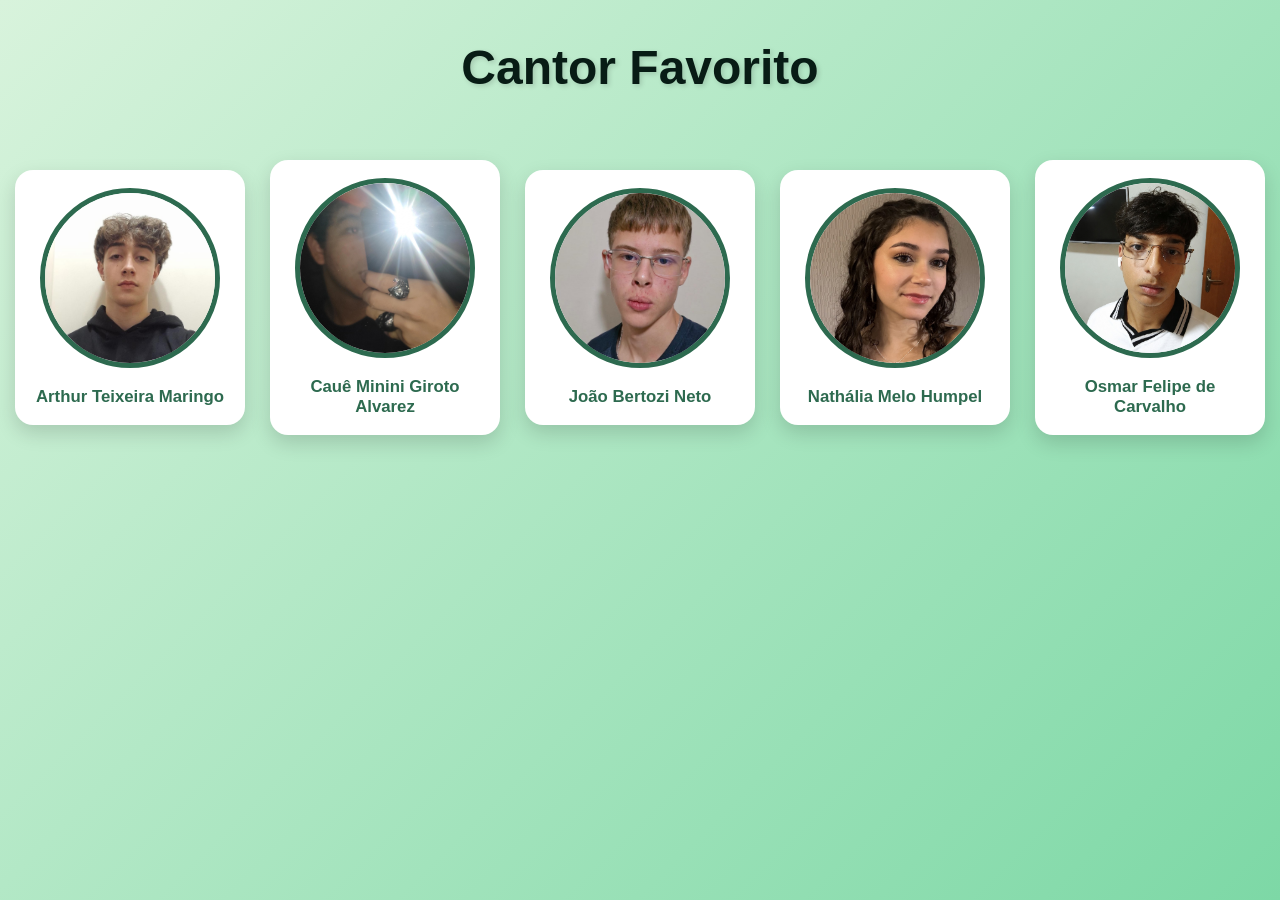
<file: index.html>
<!DOCTYPE html>
<html lang="pt-br">
<head>
    <meta charset="UTF-8">
    <meta name="viewport" content="width=device-width, initial-scale=1.0">
    <title>Cantor Favorito</title>
</head>
<body>
    <h1>Cantor Favorito</h1>
    <table>
        <tr>
            <td>
                <a href="paginas/index_arthur.html">
                    <figure>
                        <img src="assets/foto_arthurt.jpg" width="200" alt="Foto do Arthur Teixeira">
                        <figcaption>Arthur Teixeira Maringo</figcaption>
                    </figure>
                </a>
            </td>
            <td>
                <a href="paginas/aluno_caue.html">
                    <figure>
                        <img src="assets/caue.jpg"  width="200" alt="Foto do Cauê Minini">
                        <figcaption>Cauê Minini Giroto Alvarez</figcaption>
                    </figure>
                </a>
            </td>
            <td>
                <a href="paginas/aluno_joao.html">
                    <figure>
                        <img src="assets/fotoJoao.jpeg"  width="200" alt="Foto do João Bertozi">
                        <figcaption>João Bertozi Neto</figcaption>
                    </figure>
                </a>
            </td>
            <td>
                <a href="paginas/PaginaNath.html">
                    <figure>
                        <img src="assets/fotoNath.jpg" width="200" alt="Foto da Nathália Humpel">
                        <figcaption>Nathália Melo Humpel</figcaption>
                    </figure>
                </a>
            </td>
            <td>
                <a href="paginas/aluno_osmar.html">
                    <figure>
                        <img src="assets/Foto_osmar 1.jpg"  width="200" alt="Foto do Osmar Felipe">
                        <figcaption>Osmar Felipe de Carvalho</figcaption>
                    </figure>
                </a>
            </td>
        </tr>
    </table>
</body>
<style>
* {
    margin: 0;
    padding: 0;
    box-sizing: border-box;
}

body {
    font-family: Arial, Helvetica, sans-serif;
    background: linear-gradient(135deg, #d8f3dc, #7dd8a6);
    color: #1b4332;
    min-height: 100vh;
    display: flex;
    flex-direction: column;
    align-items: center;
    padding: 40px;
}

h1 {
    font-size: 3rem;
    margin-bottom: 40px;
    color: #081c15;
    text-shadow: 2px 2px 5px rgba(0,0,0,0.15);
}

table {
    border-spacing: 25px;
}

figure {
    background-color: #ffffff;
    border-radius: 18px;
    padding: 18px;
    width: 230px;
    text-align: center;
    box-shadow: 0 8px 20px rgba(0,0,0,0.15);
    transition: transform .3s, box-shadow .3s;
}

figure:hover {
    transform: translateY(-10px) scale(1.03);
    box-shadow: 0 12px 30px rgba(27, 67, 50, 0.4);
}

img {
    width: 180px;
    height: 180px;
    object-fit: cover;
    border-radius: 50%;
    border: 5px solid #2d6a4f;
    transition: .3s;
}

figure:hover img {
    border-color: #52b788;
}

figcaption {
    margin-top: 15px;
    font-size: 1.05rem;
    font-weight: bold;
    color: #2d6a4f;
}
a {
    text-decoration: none;
    color: inherit;
    display: block;
}
@media (max-width: 1200px) {
    table,
    tr,
    td {
        display: block;
    }

    td {
        margin-bottom: 25px;
    }

    table {
        border-spacing: 0;
    }
}
</style>
</html>
</file>
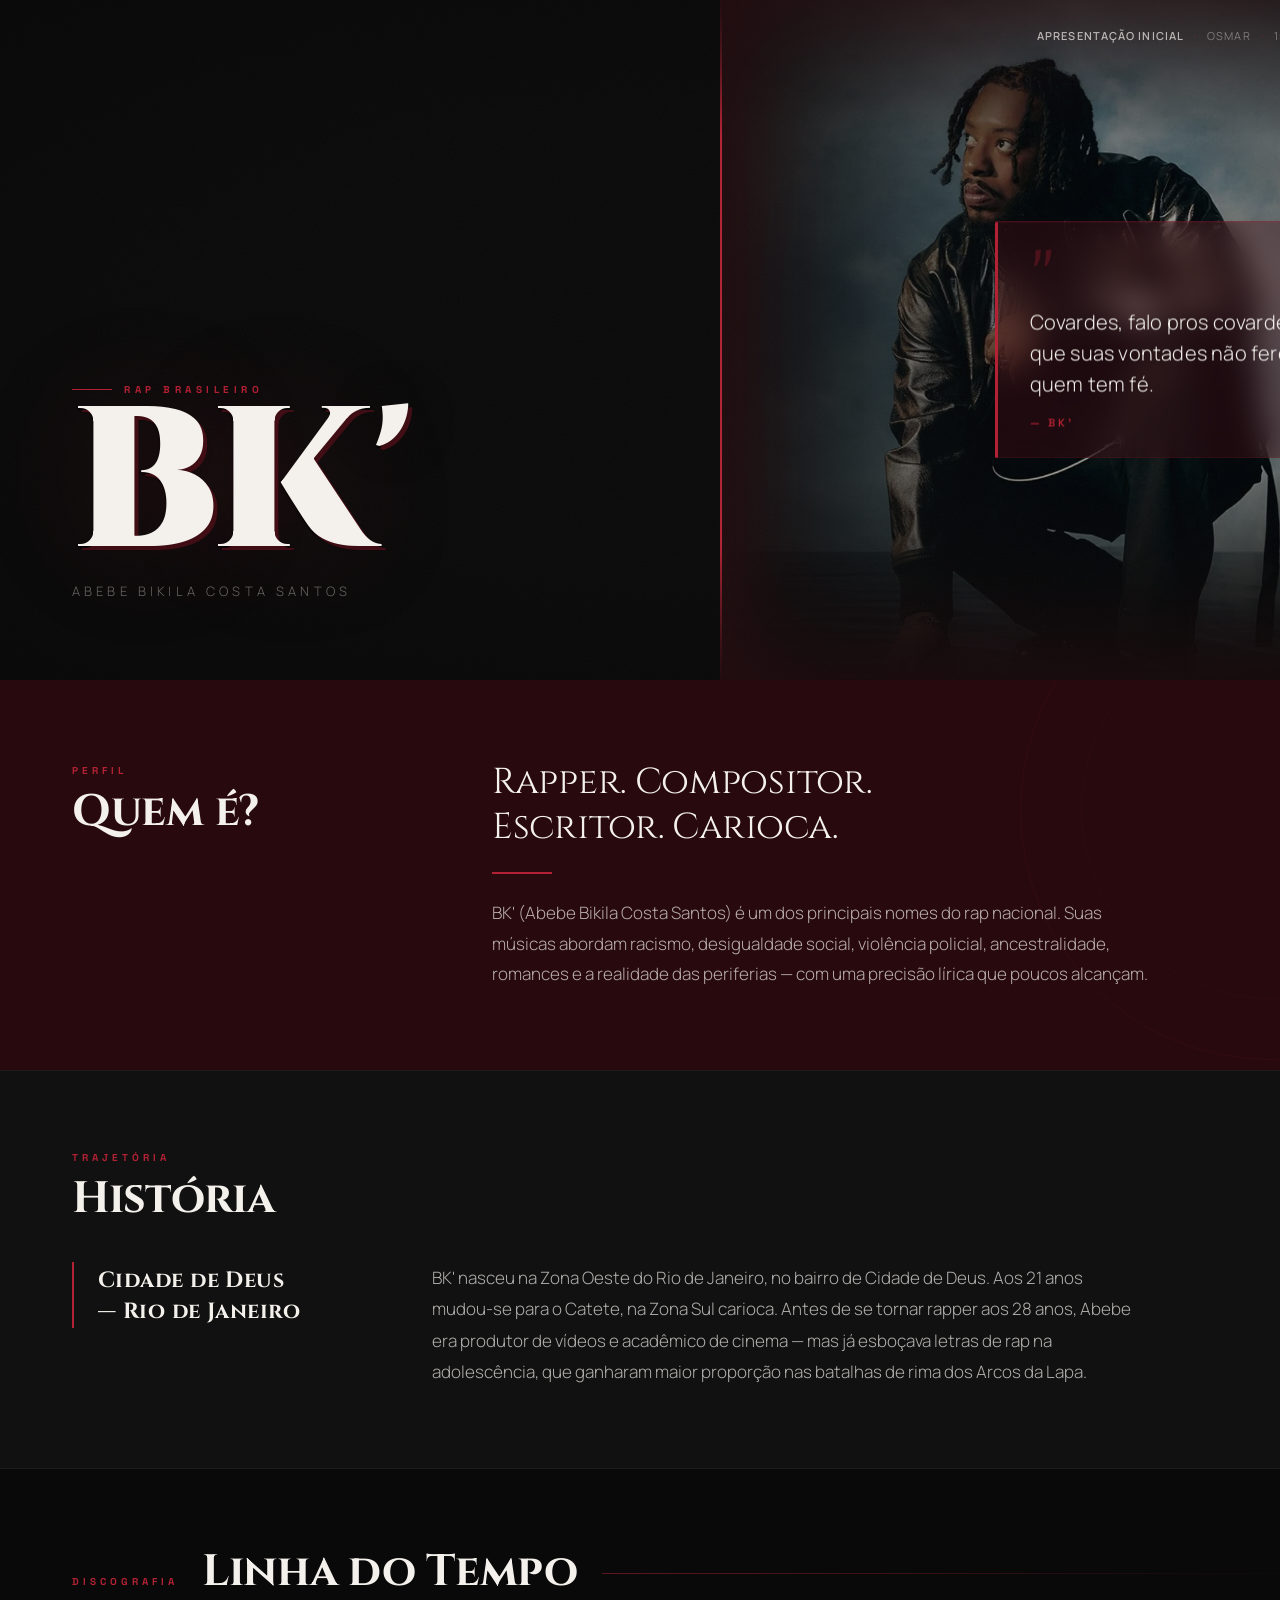
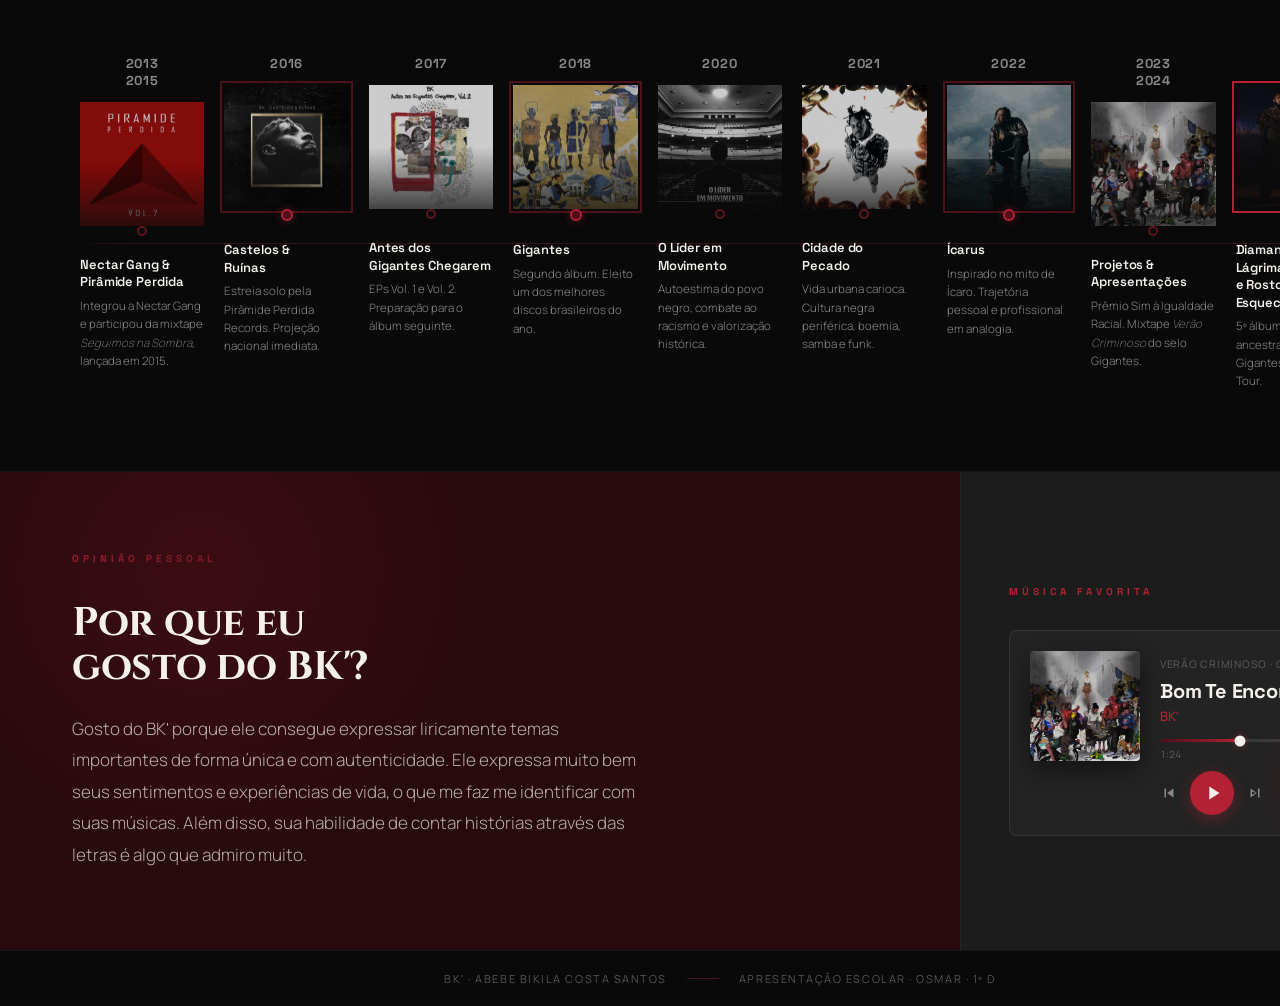
<file: Osmar/index.html>
<!DOCTYPE html>
<html lang="pt-BR">
<head>
    <meta charset="UTF-8">
    <meta name="viewport" content="width=device-width, initial-scale=1.0">
    <link rel="preconnect" href="https://fonts.googleapis.com">
    <link rel="preconnect" href="https://fonts.gstatic.com" crossorigin>
    <link href="https://fonts.googleapis.com/css2?family=Cinzel:wght@400;700;900&family=Space+Grotesk:wght@300;400;500;600;700&family=Manrope:wght@200;300;400;500;600&display=swap" rel="stylesheet">
    <link rel="stylesheet" href="style_osmar.css">
    <title>BK' — Apresentação</title>
</head>
<body>
<div class="page">

    <!-- ═══════════ HERO ═══════════ -->
    <section class="hero">
        <div class="hero__noise"></div>
        <div class="hero__vignette"></div>

        <div class="hero__meta">
            <span class="hero__meta-label">Apresentação Inicial</span>
            <span class="hero__meta-sep">·</span>
            <span>Osmar</span>
            <span class="hero__meta-sep">·</span>
            <span>15 anos</span>
            <span class="hero__meta-sep">·</span>
            <span>1º D</span>
        </div>

        <div class="hero__foto-wrap">
            <img src="assets/Bk.webp" alt="BK', rapper brasileiro" class="hero__foto">
            <div class="hero__foto-fade"></div>
        </div>

        <div class="hero__conteudo">
            <div class="hero__eyebrow">
                <span class="hero__eyebrow-line"></span>
                <span>RAP BRASILEIRO</span>
            </div>
            <h1 class="hero__logo">BK'</h1>
            <p class="hero__nome-completo">Abebe Bikila Costa Santos</p>
        </div>

        <blockquote class="hero__citacao">
            <span class="hero__citacao-aspas">"</span>
            <p>Covardes, falo pros covardes<br>que suas vontades não ferem<br>quem tem fé.</p>
            <cite>— BK'</cite>
        </blockquote>

        <div class="hero__scroll-hint">
            <span class="hero__scroll-line"></span>
            <span>SCROLL</span>
        </div>
    </section>

    <!-- ═══════════ QUEM É ═══════════ -->
    <section class="queme">
        <div class="queme__inner">
            <header class="queme__header">
                <span class="sec-label">Perfil</span>
                <h2 class="sec-titulo">Quem é?</h2>
            </header>
            <div class="queme__corpo">
                <p class="queme__texto-grande">Rapper. Compositor.<br>Escritor. Carioca.</p>
                <p class="queme__texto">BK' (Abebe Bikila Costa Santos) é um dos principais nomes do rap nacional. Suas músicas abordam racismo, desigualdade social, violência policial, ancestralidade, romances e a realidade das periferias — com uma precisão lírica que poucos alcançam.</p>
            </div>
        </div>
        <div class="queme__acento"></div>
    </section>

    <!-- ═══════════ HISTÓRIA ═══════════ -->
    <section class="historia">
        <div class="historia__inner">
            <header class="historia__header">
                <span class="sec-label">Trajetória</span>
                <h2 class="sec-titulo">História</h2>
            </header>
            <div class="historia__cols">
                <div class="historia__col historia__col--destaque">
                    <span class="historia__cidade">Cidade de Deus<br>— Rio de Janeiro</span>
                </div>
                <div class="historia__col">
                    <p>BK' nasceu na Zona Oeste do Rio de Janeiro, no bairro de Cidade de Deus. Aos 21 anos mudou-se para o Catete, na Zona Sul carioca. Antes de se tornar rapper aos 28 anos, Abebe era produtor de vídeos e acadêmico de cinema — mas já esboçava letras de rap na adolescência, que ganharam maior proporção nas batalhas de rima dos Arcos da Lapa.</p>
                </div>
            </div>
        </div>
    </section>

    <!-- ═══════════ TIMELINE ═══════════ -->
    <section class="timeline-sec">
        <header class="timeline-sec__header">
            <span class="sec-label">Discografia</span>
            <h2 class="sec-titulo">Linha do Tempo</h2>
            <div class="timeline-sec__fio"></div>
        </header>

        <div class="tl-grid">

            <article class="tl-card">
                <div class="tl-card__ano-wrap">
                    <span class="tl-card__ano">2013<br>2015</span>
                </div>
                <div class="tl-card__capa-wrap">
                    <img src="assets/piramide_perdida.jpg" alt="Pirâmide Perdida" class="tl-card__capa">
                    <div class="tl-card__capa-overlay"></div>
                </div>
                <span class="tl-card__dot"></span>
                <div class="tl-card__info">
                    <h3 class="tl-card__titulo">Nectar Gang &amp;<br>Pirâmide Perdida</h3>
                    <p class="tl-card__desc">Integrou a Nectar Gang e participou da mixtape <em>Seguimos na Sombra</em>, lançada em 2015.</p>
                </div>
                <div class="tl-card__num">01</div>
            </article>

            <article class="tl-card tl-card--destaque">
                <div class="tl-card__ano-wrap">
                    <span class="tl-card__ano">2016</span>
                </div>
                <div class="tl-card__capa-wrap">
                    <img src="assets/Castelo_Ruinas.png" alt="Castelos & Ruínas" class="tl-card__capa">
                    <div class="tl-card__capa-overlay"></div>
                </div>
                <span class="tl-card__dot"></span>
                <div class="tl-card__info">
                    <h3 class="tl-card__titulo">Castelos &amp;<br>Ruínas</h3>
                    <p class="tl-card__desc">Estreia solo pela Pirâmide Perdida Records. Projeção nacional imediata.</p>
                </div>
                <div class="tl-card__num">02</div>
            </article>

            <article class="tl-card">
                <div class="tl-card__ano-wrap">
                    <span class="tl-card__ano">2017</span>
                </div>
                <div class="tl-card__capa-wrap">
                    <img src="assets/Antes_dos_gigantes_chegarem.jpg" alt="Antes dos Gigantes" class="tl-card__capa">
                    <div class="tl-card__capa-overlay"></div>
                </div>
                <span class="tl-card__dot"></span>
                <div class="tl-card__info">
                    <h3 class="tl-card__titulo">Antes dos<br>Gigantes Chegarem</h3>
                    <p class="tl-card__desc">EPs Vol. 1 e Vol. 2. Preparação para o álbum seguinte.</p>
                </div>
                <div class="tl-card__num">03</div>
            </article>

            <article class="tl-card tl-card--destaque">
                <div class="tl-card__ano-wrap">
                    <span class="tl-card__ano">2018</span>
                </div>
                <div class="tl-card__capa-wrap">
                    <img src="assets/Gigantes.png" alt="Gigantes" class="tl-card__capa">
                    <div class="tl-card__capa-overlay"></div>
                </div>
                <span class="tl-card__dot"></span>
                <div class="tl-card__info">
                    <h3 class="tl-card__titulo">Gigantes</h3>
                    <p class="tl-card__desc">Segundo álbum. Eleito um dos melhores discos brasileiros do ano.</p>
                </div>
                <div class="tl-card__num">04</div>
            </article>

            <article class="tl-card">
                <div class="tl-card__ano-wrap">
                    <span class="tl-card__ano">2020</span>
                </div>
                <div class="tl-card__capa-wrap">
                    <img src="assets/lider_em_movimento.webp" alt="O Líder em Movimento" class="tl-card__capa">
                    <div class="tl-card__capa-overlay"></div>
                </div>
                <span class="tl-card__dot"></span>
                <div class="tl-card__info">
                    <h3 class="tl-card__titulo">O Líder em<br>Movimento</h3>
                    <p class="tl-card__desc">Autoestima do povo negro, combate ao racismo e valorização histórica.</p>
                </div>
                <div class="tl-card__num">05</div>
            </article>

            <article class="tl-card">
                <div class="tl-card__ano-wrap">
                    <span class="tl-card__ano">2021</span>
                </div>
                <div class="tl-card__capa-wrap">
                    <img src="assets/Album_sla.png" alt="Cidade do Pecado" class="tl-card__capa">
                    <div class="tl-card__capa-overlay"></div>
                </div>
                <span class="tl-card__dot"></span>
                <div class="tl-card__info">
                    <h3 class="tl-card__titulo">Cidade do<br>Pecado</h3>
                    <p class="tl-card__desc">Vida urbana carioca. Cultura negra periférica, boemia, samba e funk.</p>
                </div>
                <div class="tl-card__num">06</div>
            </article>

            <article class="tl-card tl-card--destaque">
                <div class="tl-card__ano-wrap">
                    <span class="tl-card__ano">2022</span>
                </div>
                <div class="tl-card__capa-wrap">
                    <img src="assets/amanhecer.avif" alt="Ícarus" class="tl-card__capa">
                    <div class="tl-card__capa-overlay"></div>
                </div>
                <span class="tl-card__dot"></span>
                <div class="tl-card__info">
                    <h3 class="tl-card__titulo">Ícarus</h3>
                    <p class="tl-card__desc">Inspirado no mito de Ícaro. Trajetória pessoal e profissional em analogia.</p>
                </div>
                <div class="tl-card__num">07</div>
            </article>

            <article class="tl-card">
                <div class="tl-card__ano-wrap">
                    <span class="tl-card__ano">2023<br>2024</span>
                </div>
                <div class="tl-card__capa-wrap">
                    <img src="assets/bom_te_encontrar.avif" alt="Verão Criminoso" class="tl-card__capa">
                    <div class="tl-card__capa-overlay"></div>
                </div>
                <span class="tl-card__dot"></span>
                <div class="tl-card__info">
                    <h3 class="tl-card__titulo">Projetos &amp;<br>Apresentações</h3>
                    <p class="tl-card__desc">Prêmio Sim à Igualdade Racial. Mixtape <em>Verão Criminoso</em> do selo Gigantes.</p>
                </div>
                <div class="tl-card__num">08</div>
            </article>

            <article class="tl-card tl-card--ultimo">
                <div class="tl-card__ano-wrap">
                    <span class="tl-card__ano tl-card__ano--hot">2025</span>
                </div>
                <div class="tl-card__capa-wrap">
                    <img src="assets/Diamantes_lagrimas.jpg" alt="Diamantes, Lágrimas e Rostos para Esquecer" class="tl-card__capa">
                    <div class="tl-card__capa-overlay"></div>
                </div>
                <span class="tl-card__dot"></span>
                <div class="tl-card__info">
                    <h3 class="tl-card__titulo">Diamantes, Lágrimas<br>e Rostos para Esquecer</h3>
                    <p class="tl-card__desc">5º álbum. Autocuidado, ancestralidade. Gigantes Fest e DLRE Tour.</p>
                </div>
                <div class="tl-card__num">09</div>
            </article>

        </div><!-- /tl-grid -->
    </section>

    <!-- ═══════════ BOTTOM SPLIT ═══════════ -->
    <section class="bottom">

        <div class="porque">
            <span class="sec-label">Opinião Pessoal</span>
            <h2 class="porque__titulo">Por que eu<br>gosto do BK'?</h2>
            <p class="porque__texto">Gosto do BK' porque ele consegue expressar liricamente temas importantes de forma única e com autenticidade. Ele expressa muito bem seus sentimentos e experiências de vida, o que me faz me identificar com suas músicas. Além disso, sua habilidade de contar histórias através das letras é algo que admiro muito.</p>
        </div>

        <div class="player-wrap">
            <span class="sec-label">Música Favorita</span>
            <div class="player">
                <div class="player__capa-wrap">
                    <img src="assets/bom_te_encontrar.avif" alt="Bom Te Encontrar" class="player__capa">
                </div>
                <div class="player__corpo">
                    <div class="player__meta">
                        <span class="player__album">Verão Criminoso · Gigantes</span>
                    </div>
                    <h3 class="player__titulo">Bom Te Encontrar</h3>
                    <p class="player__artista">BK'</p>
                    <div class="player__barra-wrap">
                        <div class="player__barra">
                            <div class="player__progresso"></div>
                            <div class="player__thumb"></div>
                        </div>
                        <div class="player__tempo">
                            <span>1:24</span>
                            <span>3:47</span>
                        </div>
                    </div>
                    <div class="player__controles">
                        <button class="player__btn player__btn--prev" aria-label="Anterior">
                            <svg width="18" height="18" viewBox="0 0 24 24" fill="currentColor">
                                <path d="M6 6h2v12H6zm3.5 6 8.5 6V6z"/>
                            </svg>
                        </button>
                        <button class="player__btn player__btn--play" aria-label="Tocar">
                            <svg width="22" height="22" viewBox="0 0 24 24" fill="currentColor">
                                <path d="M8 5v14l11-7z"/>
                            </svg>
                        </button>
                        <button class="player__btn player__btn--next" aria-label="Próxima">
                            <svg width="18" height="18" viewBox="0 0 24 24" fill="currentColor">
                                <path d="M6 18l8.5-6L6 6v12zm2-8.14 5.5 2.14-5.5 2.14v-4.28zM16 6h2v12h-2z"/>
                            </svg>
                        </button>
                    </div>
                </div>
            </div>
        </div>

    </section>

    <!-- rodapé -->
    <footer class="rodape">
        <span>BK' · Abebe Bikila Costa Santos</span>
        <span class="rodape__sep"></span>
        <span>Apresentação Escolar · Osmar · 1º D</span>
    </footer>

</div>
</body>
</html>
</file>
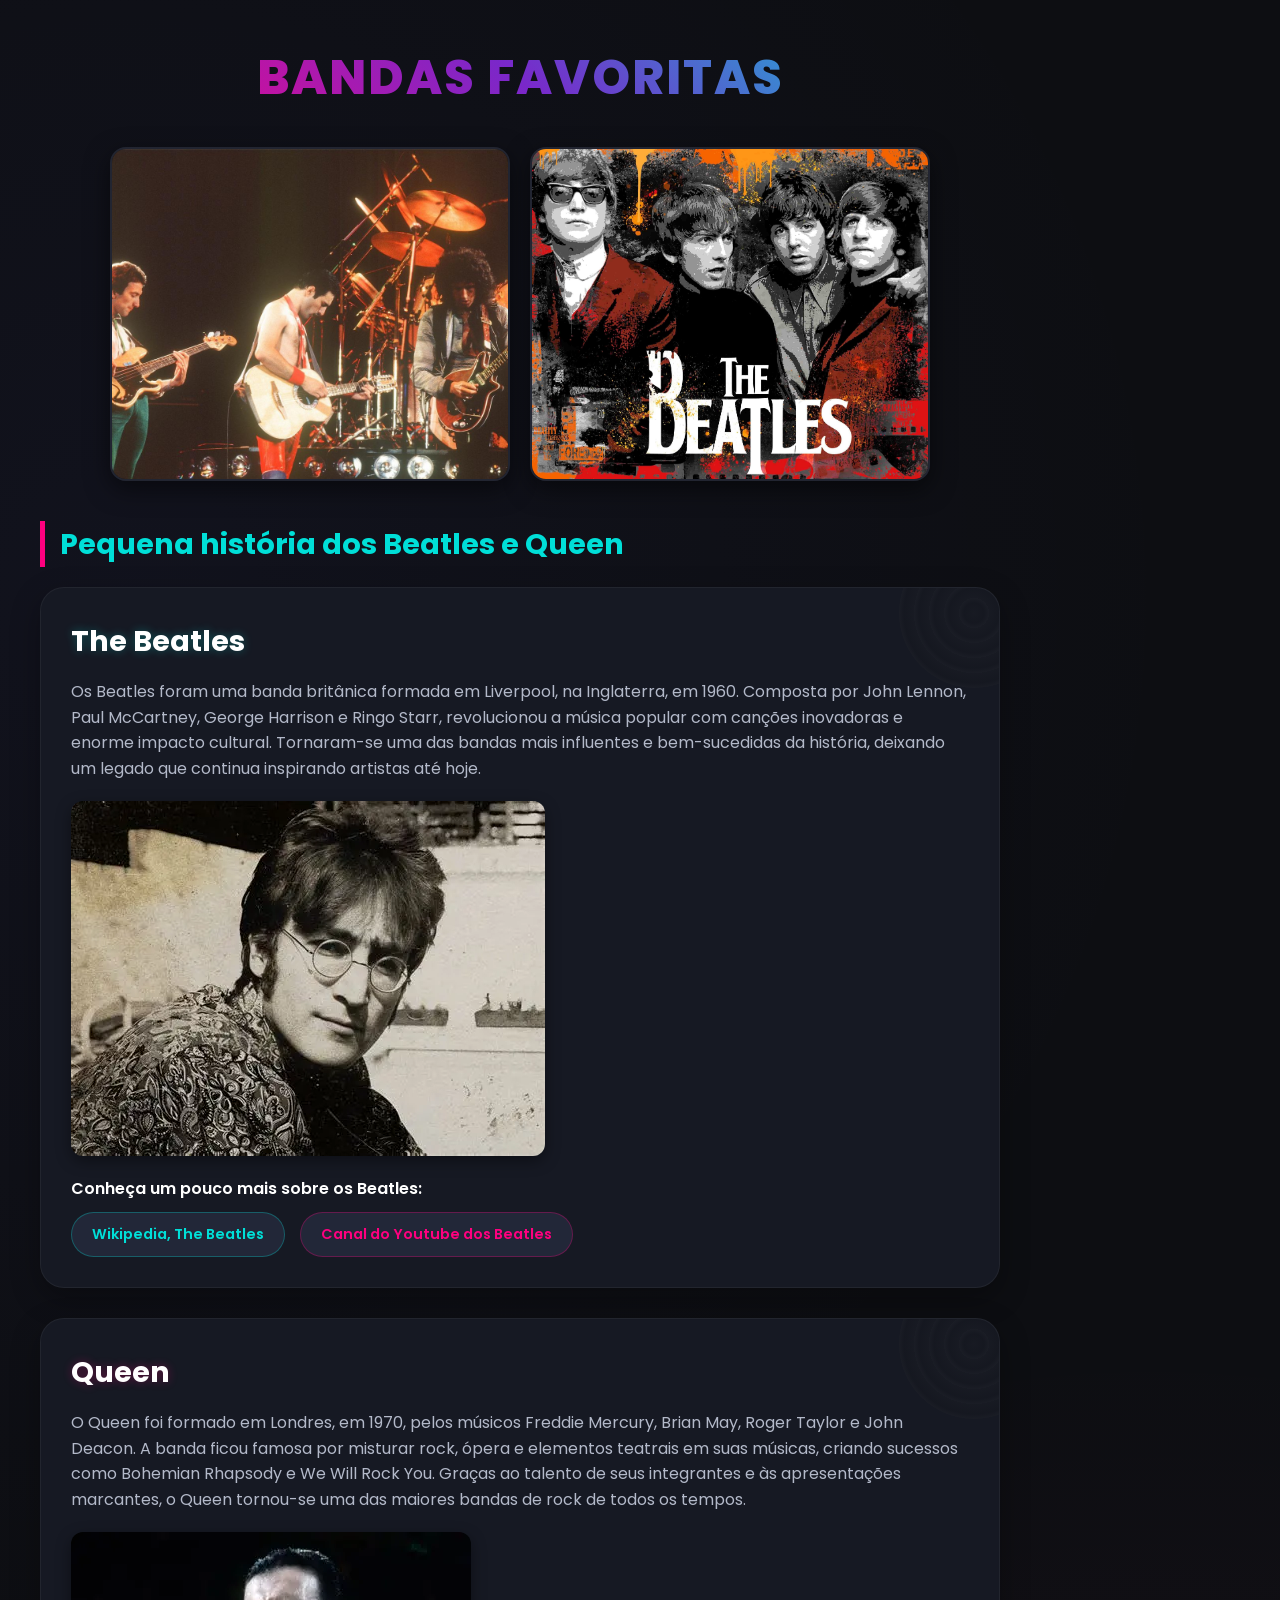
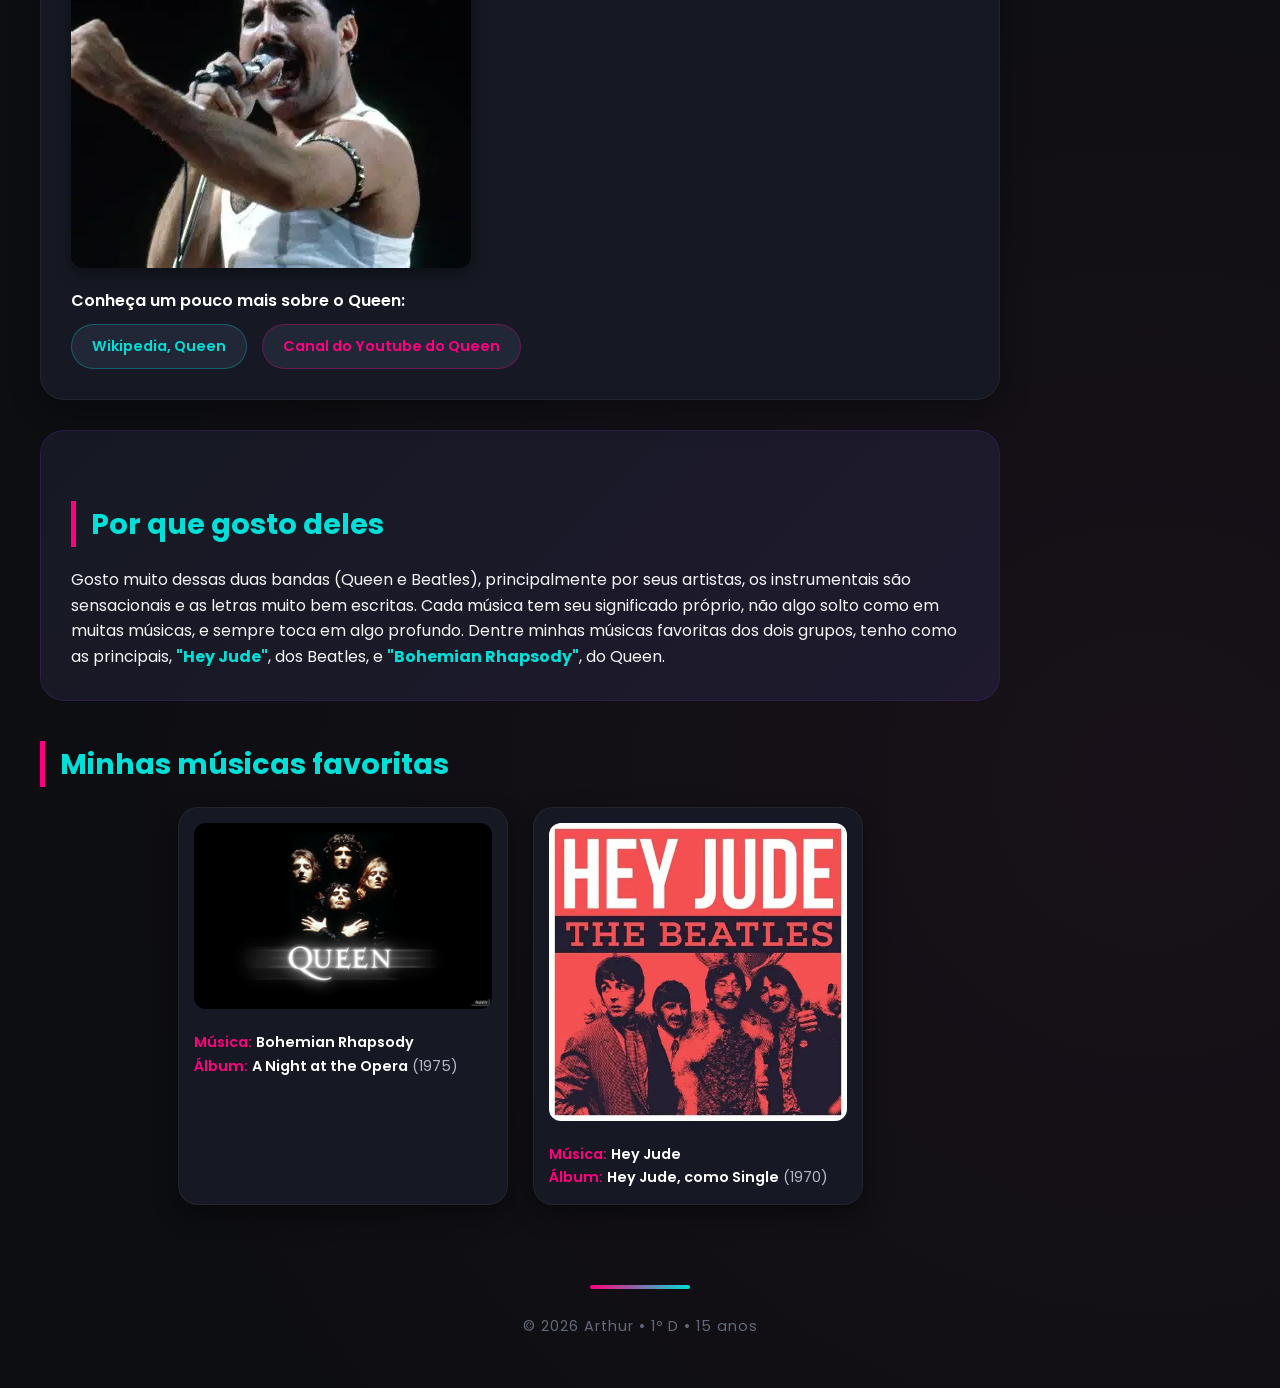
<file: index_arthur.html>
<!DOCTYPE html>
<html lang="pt-br">
<head>
    <meta charset="UTF-8">
    <meta name="viewport" content="width=device-width, initial-scale=1.0">
    <link rel="shortcut icon" href="assets/rolling_favi.png" type="image/x-icon">
    <link rel="stylesheet" href="style_arthur.css">
    <title>Arthur</title>
</head>
<body class="theme-dark">
    <main class="container">
        <header class="main-header">
            <h1 class="main-title">Bandas Favoritas</h1>
            <div class="hero-gallery">
                <img src="assets/queen.jpg" alt="Imagem da banda Queen" class="img-hero" width="400">
                <img src="assets/thebeatles.jpg" alt="Os Beatles" class="img-hero" width="400">
            </div>
        </header>

        <section class="history-section">
            <h2 class="section-title">Pequena história dos Beatles e Queen</h2>
            
            <article class="card card-beatles">
                <h3 class="band-name">The Beatles</h3>
                <p class="band-text">Os Beatles foram uma banda britânica formada em Liverpool, na Inglaterra, em 1960. Composta por John Lennon, Paul McCartney, George Harrison e Ringo Starr, revolucionou a música popular com canções inovadoras e enorme impacto cultural. Tornaram-se uma das bandas mais influentes e bem-sucedidas da história, deixando um legado que continua inspirando artistas até hoje.</p>
                <img src="assets/OIP.webp" alt="John Lennon, um dos principais artistas dos Beatles" class="img-artist">
                
                <div class="links-container">
                    <p class="links-title">Conheça um pouco mais sobre os Beatles:</p>
                    <ul class="links-list">
                        <li><a href="https://pt.wikipedia.org/wiki/The_Beatles" target="_blank" class="btn-link">Wikipedia, The Beatles</a></li>
                        <li><a href="https://www.youtube.com/@thebeatles" target="_blank" class="btn-link btn-yt">Canal do Youtube dos Beatles</a></li>
                    </ul>
                </div>
            </article>

            <article class="card card-queen">
                <h3 class="band-name">Queen</h3>
                <p class="band-text">O Queen foi formado em Londres, em 1970, pelos músicos Freddie Mercury, Brian May, Roger Taylor e John Deacon. A banda ficou famosa por misturar rock, ópera e elementos teatrais em suas músicas, criando sucessos como Bohemian Rhapsody e We Will Rock You. Graças ao talento de seus integrantes e às apresentações marcantes, o Queen tornou-se uma das maiores bandas de rock de todos os tempos.</p>
                <img src="assets/OIP (1).webp" alt="Freddie Mercury, um dos vocalistas do Queen" class="img-artist">
                
                <div class="links-container">
                    <p class="links-title">Conheça um pouco mais sobre o Queen:</p>
                    <ul class="links-list">
                        <li><a href="https://en.wikipedia.org/wiki/Queen_(band)" target="_blank" class="btn-link">Wikipedia, Queen</a></li>
                        <li><a href="https://www.youtube.com/channel/UCiMhD4jzUqG-IgPzUmmytRQ" target="_blank" class="btn-link btn-yt">Canal do Youtube do Queen</a></li>
                    </ul>
                </div>
            </article>
        </section>

        <section class="opinion-section">
            <h2 class="section-title">Por que gosto deles</h2>
            <p class="opinion-text">Gosto muito dessas duas bandas (Queen e Beatles), principalmente por seus artistas, os instrumentais são sensacionais e as letras muito bem escritas. Cada música tem seu significado próprio, não algo solto como em muitas músicas, e sempre toca em algo profundo. Dentre minhas músicas favoritas dos dois grupos, tenho como as principais, <strong>"Hey Jude"</strong>, dos Beatles, e <strong>"Bohemian Rhapsody"</strong>, do Queen.</p>
        </section>

        <section class="favorites-section">
            <h2 class="section-title">Minhas músicas favoritas</h2>
            <div class="tracks-grid">
                <figure class="track-card">
                    <img src="assets/bohemian_rhapsody.png" alt="Musica Bohemian Rhapsody, do grupo Queen" class="img-track">
                    <figcaption class="track-info">
                        <span>Música:</span> <cite>Bohemian Rhapsody</cite><br>
                        <span>Álbum:</span> <cite>A Night at the Opera</cite> (1975)
                    </figcaption>
                </figure>

                <figure class="track-card">
                    <img src="assets/hey_jude.webp" alt="Musica Hey Jude, do grupo The Beatles" class="img-track">
                    <figcaption class="track-info">
                        <span>Música:</span> <cite>Hey Jude</cite><br>
                        <span>Álbum:</span> <cite>Hey Jude, como Single</cite> (1970)
                    </figcaption>
                </figure>
            </div>
        </section>
    </main>

    <footer class="main-footer">
        <p class="footer-text">© 2026 Arthur • 1º D • 15 anos</p>
    </footer>
</body>
</html>
</file>
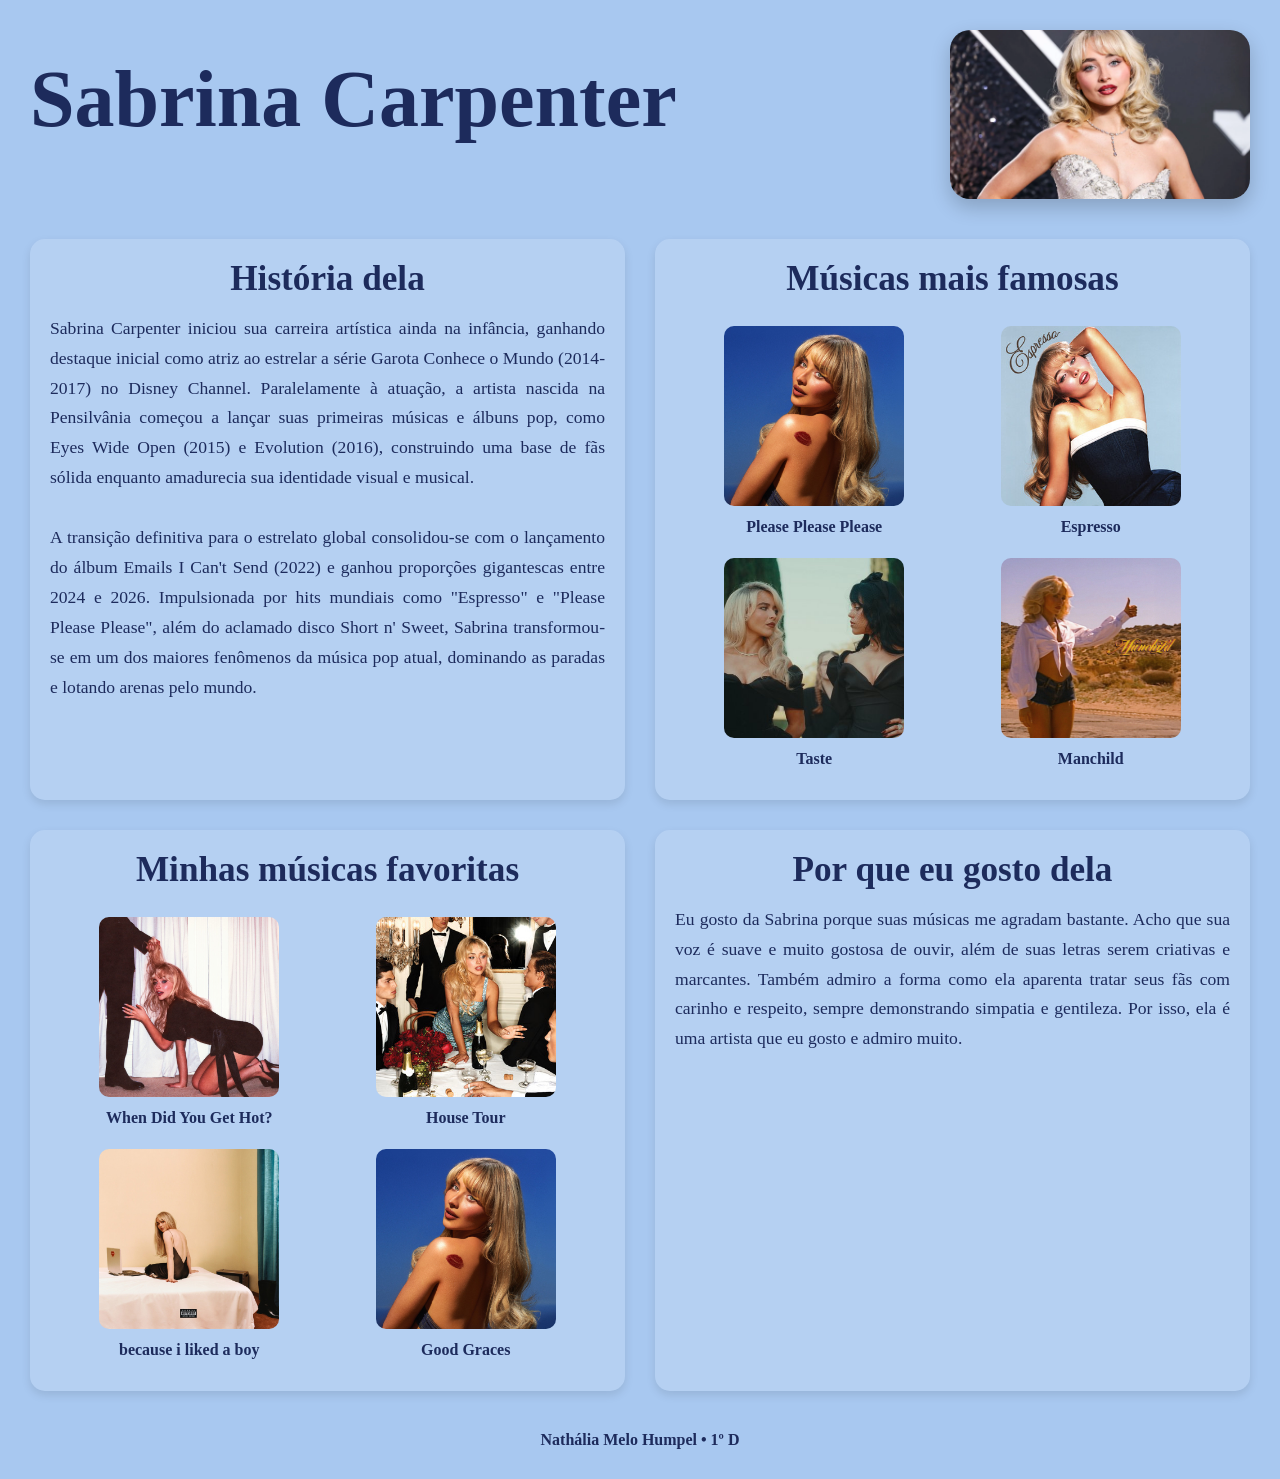
<file: PaginaNath.html>
<!DOCTYPE html>
<html lang="pt-br">
<head>
<meta charset="UTF-8">
<meta name="viewport" content="width=device-width, initial-scale=1.0">
<title>Sabrina Carpenter</title>
    <link rel="icon" href="https://static.vecteezy.com/system/resources/thumbnails/076/245/971/small/red-lips-kiss-illustration-isolated-on-transparent-background-free-png.png">
<style>
*{
    margin:0;
    padding:0;
    box-sizing:border-box;
}

body{
    background:#a8c8f0;
    font-family:Georgia, serif;
    color:#1d2b5c;
    padding:30px;
}

h1{
    text-align:center;
    font-size:4rem;
    margin-bottom:30px;
}

h2{
    text-align: center;
    font-size: 2.2rem;
    margin-bottom: 15px;
}

.container{
    display:grid;
    grid-template-columns:1fr 1fr;
    gap:30px;
}

.card{
    background:rgba(255,255,255,0.15);
    padding:20px;
    border-radius:15px;
    box-shadow:0 4px 10px rgba(0,0,0,0.1);
}

.historia p,
.gosto p{
    width:100%;
    text-align:justify;
    line-height:1.7;
    font-size:1.1rem;
}

.cabecalho{
    display: flex;
    justify-content: space-between;
    align-items: center;
    margin-bottom: 40px;
}

.cabecalho h1{
    font-size: 5rem;
    text-align: left;
}

.foto-principal{
    width: 300px;
    border-radius: 20px;
    box-shadow: 0 8px 20px rgba(0,0,0,0.2);
}
.tabela-musicas{
    width:100%;
}

.tabela-musicas td{
    text-align:center;
    padding:10px;
}

img{
    border-radius:10px;
    transition:0.3s;
}

.tabela-musicas img:hover{
    transform:scale(1.05);
    box-shadow:0 6px 15px rgba(0,0,0,0.25);
}

figcaption{
    margin-top:8px;
    font-weight:bold;
}

a{
    text-decoration:none;
    color:inherit;
}

footer{
    text-align:center;
    margin-top:40px;
    font-weight:bold;
}

@media(max-width:900px){
    .container{
        grid-template-columns:1fr;
    }

    h1{
        font-size:3rem;
    }

    .foto-principal{
        width:100%;
        max-width:400px;
    }
}
</style>
</head>

<body>

<div class="cabecalho">
    <h1>Sabrina Carpenter</h1>

    <img src="assets/sabrina-carpenter-nath.webp"
    class="foto-principal"
    alt="Foto da Sabrina Carpenter">
</div>

<div class="container">

    <section class="historia card">
        <h2>História dela</h2>

        <p>
            Sabrina Carpenter iniciou sua carreira artística ainda na infância, ganhando destaque inicial como atriz ao estrelar a série Garota Conhece o Mundo (2014-2017) no Disney Channel. Paralelamente à atuação, a artista nascida na Pensilvânia começou a lançar suas primeiras músicas e álbuns pop, como Eyes Wide Open (2015) e Evolution (2016), construindo uma base de fãs sólida enquanto amadurecia sua identidade visual e musical.
            <br><br>
            A transição definitiva para o estrelato global consolidou-se com o lançamento do álbum Emails I Can't Send (2022) e ganhou proporções gigantescas entre 2024 e 2026. Impulsionada por hits mundiais como "Espresso" e "Please Please Please", além do aclamado disco Short n' Sweet, Sabrina transformou-se em um dos maiores fenômenos da música pop atual, dominando as paradas e lotando arenas pelo mundo.
        </p>
    </section>

    <section class="card">
        <h2>Músicas mais famosas</h2>

        <table class="tabela-musicas">
            <tr>
                <td>
                    <figure>
                        <a href="https://youtu.be/cF1Na4AIecM?si=tq6w_SaVd8nu-sPu" target="_blank">
                            <img src="assets/please-please-please-nath.jpg" width="180" alt="">
                        </a>
                        <figcaption>Please Please Please</figcaption>
                    </figure>
                </td>

                <td>
                    <figure>
                        <a href="https://youtu.be/eVli-tstM5E?si=VRlJOLgrgoSqmoIP" target="_blank">
                            <img src="assets/espresso-nath.jpg" width="180" alt="">
                        </a>
                        <figcaption>Espresso</figcaption>
                    </figure>
                </td>
            </tr>

            <tr>
                <td>
                    <figure>
                        <a href="https://youtu.be/KEG7b851Ric?si=eaYIvndWMF-2-VRj" target="_blank">
                            <img src="assets/taste-nath.jpg" width="180" alt="">
                        </a>
                        <figcaption>Taste</figcaption>
                    </figure>
                </td>

                <td>
                    <figure>
                        <a href="https://youtu.be/aSugSGCC12I?si=xoX0mtpcQHsIW871" target="_blank">
                            <img src="assets/manchild-nath.jpg" width="180" alt="">
                        </a>
                        <figcaption>Manchild</figcaption>
                    </figure>
                </td>
            </tr>
        </table>
    </section>

    <section class="card">
        <h2>Minhas músicas favoritas</h2>

        <table class="tabela-musicas">
            <tr>
                <td>
                    <figure>
                        <a href="https://youtu.be/bnhV-OBnGCE?si=_VvoUv6ohIFBwP6q" target="_blank">
                            <img src="assets/wdygh-nath.jpg" width="180" alt="">
                        </a>
                        <figcaption>When Did You Get Hot?</figcaption>
                    </figure>
                </td>

                <td>
                    <figure>
                        <a href="https://youtu.be/KWoTyfPsqbE?si=r8fhqNtKdVcNQlyc" target="_blank">
                            <img src="assets/house-tour-nath.jpg" width="180" alt="">
                        </a>
                        <figcaption>House Tour</figcaption>
                    </figure>
                </td>
            </tr>

            <tr>
                <td>
                    <figure>
                        <a href="https://youtu.be/1YUBbF24H44?si=-aFTUmy7Al9GKxZD" target="_blank">
                            <img src="assets/bilab-nath.jpg" width="180" alt="">
                        </a>
                        <figcaption>because i liked a boy</figcaption>
                    </figure>
                </td>

                <td>
                    <figure>
                        <a href="https://youtu.be/alYCYZvB3yo?si=IjjJvFhHpHm9xbwt" target="_blank">
                            <img src="assets/please-please-please-nath.jpg" width="180" alt="">
                        </a>
                        <figcaption>Good Graces</figcaption>
                    </figure>
                </td>
            </tr>
        </table>
    </section>

    <section class="gosto card">
        <h2>Por que eu gosto dela</h2>

        <p>
            Eu gosto da Sabrina porque suas músicas me agradam bastante. Acho que sua voz é suave e muito gostosa de ouvir, além de suas letras serem criativas e marcantes. Também admiro a forma como ela aparenta tratar seus fãs com carinho e respeito, sempre demonstrando simpatia e gentileza. Por isso, ela é uma artista que eu gosto e admiro muito.
        </p>
    </section>

</div>

<footer>
    Nathália Melo Humpel • 1º D
</footer>

</body>
</html>
</file>
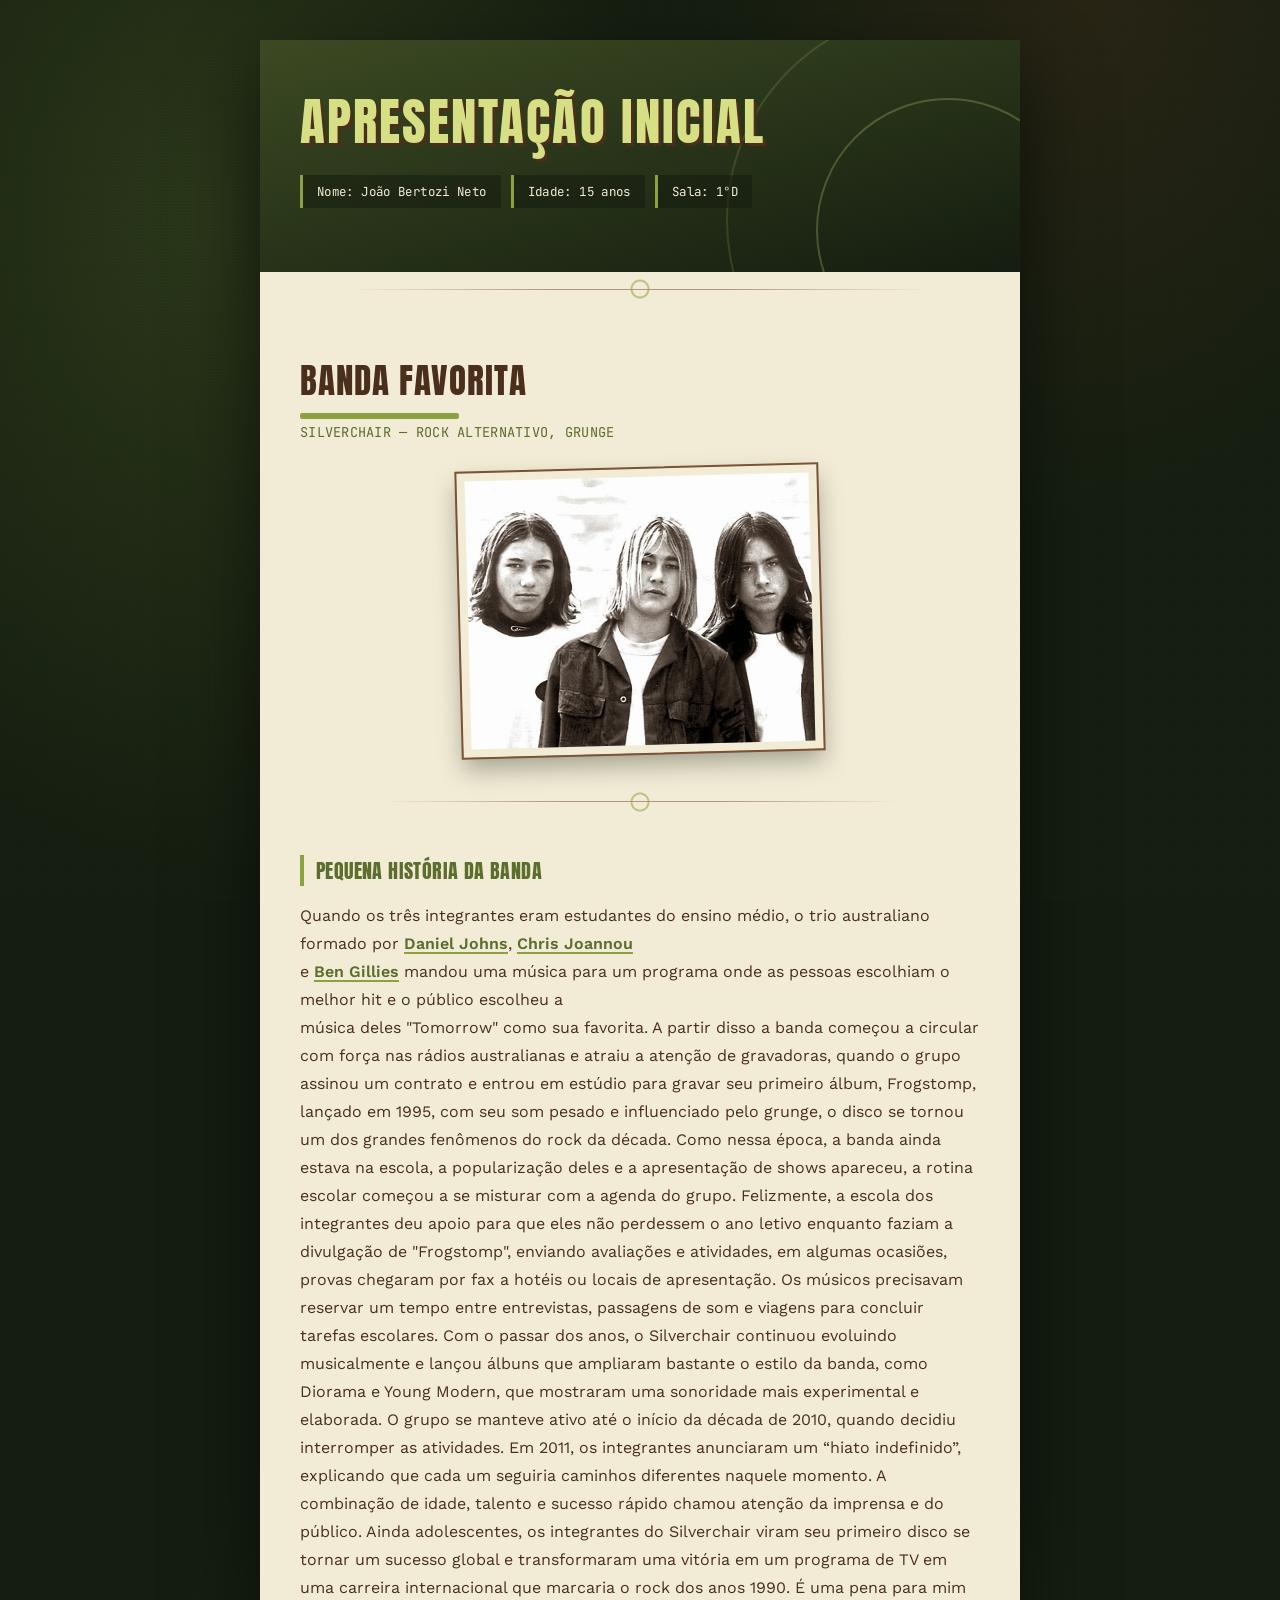
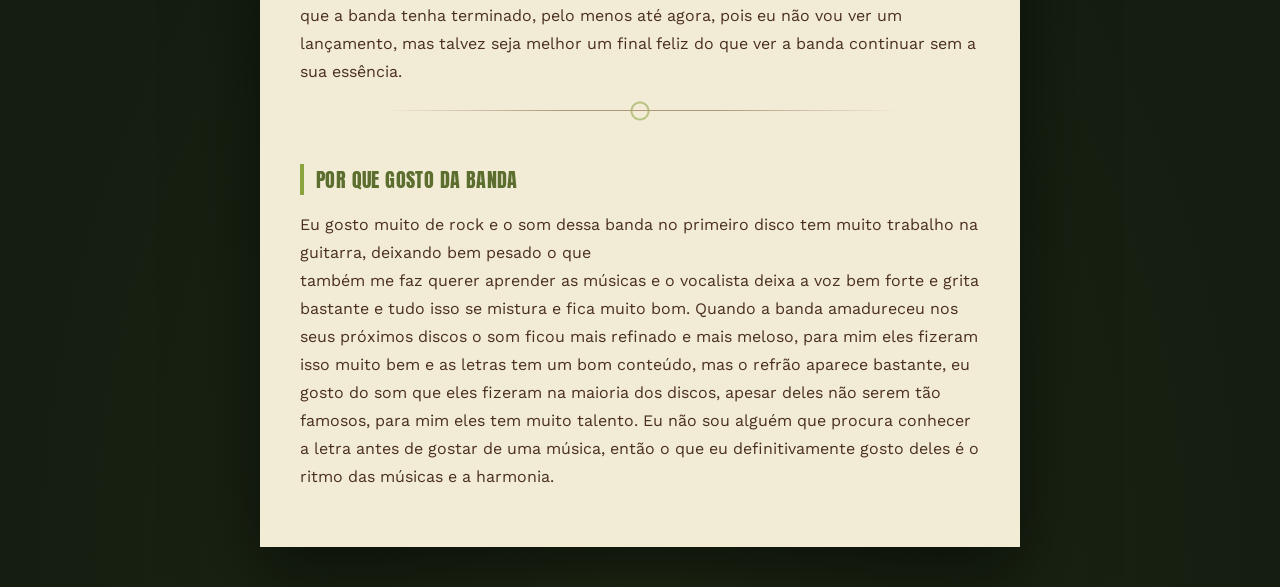
<file: joão/index_joao.html>
<!DOCTYPE html>
<html lang="pt-br">
<head>
<meta charset="UTF-8">
<meta name="viewport" content="width=device-width, initial-scale=1.0">
<link rel="stylesheet" href="style_joao.css">
<title>João</title>
<link rel="icon" href="assets\71VPs7cjS5L._UF1000,1000_QL80_.jpg">
</head>
 
<body>
 
    <div class="container">
 
        <!-- Informações pessoais básicas -->
<header class="cabecalho">
<h1 class="titulo-principal">Apresentação Inicial</h1>
 
            <ul class="informacoes">
<li>Nome: João Bertozi Neto</li>
<li>Idade: 15 anos</li>
<li>Sala: 1°D</li>
</ul>
</header>
<hr>
 
        <!-- Área para os gostos musicais -->
<main class="conteudo">
<section class="banda-favorita">
 
                <h2 class="titulo-secao">Banda Favorita</h2>
                <p>Silverchair — Rock alternativo, grunge</p>
 
                <img src="assets/silverchair 1.jpg" alt="Imagem da banda" class="imagem-banda">
                <hr>
 
                <h3 class="subtitulo">Pequena história da banda</h3>
 
                <p class="texto">
                    Quando os três integrantes eram estudantes do ensino médio, o trio australiano formado por <a href="https://en.wikipedia.org/wiki/Daniel_Johns" target="_blank" rel="noopener" class="link-integrante">Daniel Johns</a>, <a href="https://en.wikipedia.org/wiki/Chris_Joannou" target="_blank" rel="noopener" class="link-integrante">Chris Joannou</a> <br>e <a href="https://en.wikipedia.org/wiki/Ben_Gillies" target="_blank" rel="noopener" class="link-integrante">Ben Gillies</a> mandou uma música para um programa onde as pessoas escolhiam o melhor hit e o público escolheu a <br>música deles "Tomorrow" como sua favorita. <br> <br>
                    A partir disso a banda começou a circular com força nas rádios australianas e atraiu a atenção de gravadoras, quando <br> o grupo assinou um contrato e entrou em estúdio para gravar seu primeiro álbum, Frogstomp, lançado em 1995, com seu <br> som pesado e influenciado pelo grunge, o disco se tornou um dos grandes fenômenos do rock da década. <br> <br>
                    Como nessa época, a banda ainda estava na escola, a popularização deles e a apresentação de shows apareceu, a rotina <br> escolar começou a se misturar com a agenda do grupo. <br> <br>
                    Felizmente, a escola dos integrantes deu apoio para que eles não perdessem o ano letivo enquanto faziam a divulgação <br> de "Frogstomp", enviando avaliações e atividades, em algumas ocasiões, provas chegaram por fax a hotéis ou locais de <br>apresentação. Os músicos precisavam reservar um tempo entre entrevistas, passagens de som e viagens para concluir <br>tarefas escolares. <br> <br>
                    Com o passar dos anos, o Silverchair continuou evoluindo musicalmente e lançou álbuns que ampliaram bastante o estilo <br>da banda, como Diorama e Young Modern, que mostraram uma sonoridade mais experimental e elaborada. O grupo se <br>manteve ativo até o início da década de 2010, quando decidiu interromper as atividades. Em 2011, os integrantes <br>anunciaram um “hiato indefinido”, explicando que cada um seguiria caminhos diferentes naquele momento. <br> <br>
                    A combinação de idade, talento e sucesso rápido chamou atenção da imprensa e do público. Ainda adolescentes, os <br>integrantes do Silverchair viram seu primeiro disco se tornar um sucesso global e transformaram uma vitória em um <br>programa de TV em uma carreira internacional que marcaria o rock dos anos 1990. É uma pena para mim que a banda <br>tenha terminado, pelo menos até agora, pois eu não vou ver um lançamento, mas talvez seja melhor um final feliz do que <br>ver a banda continuar sem a sua essência.

</p>
<hr>
 
                <h3 class="subtitulo">Por que gosto da banda</h3>
 
                <p class="texto">
                    Eu gosto muito de rock e o som dessa banda no primeiro disco tem muito trabalho na guitarra, deixando bem pesado o que <br>também me faz querer aprender as músicas e o vocalista deixa a voz bem forte e grita bastante e tudo isso se mistura e fica <br>muito bom. <br> <br>
                    Quando a banda amadureceu nos seus próximos discos o som ficou mais refinado e mais meloso, para mim eles fizeram <br>isso muito bem e as letras tem um bom conteúdo, mas o refrão aparece bastante, eu gosto do som que eles fizeram na <br>maioria dos discos, apesar deles não serem tão famosos, para mim eles tem muito talento. <br> <br>
                    Eu não sou alguém que procura conhecer a letra antes de gostar de uma música, então o que eu definitivamente gosto deles <br>é o ritmo das músicas e a harmonia.

</p>
 
            </section>
</main>
 
    </div>
 
</body>
</html>
</file>
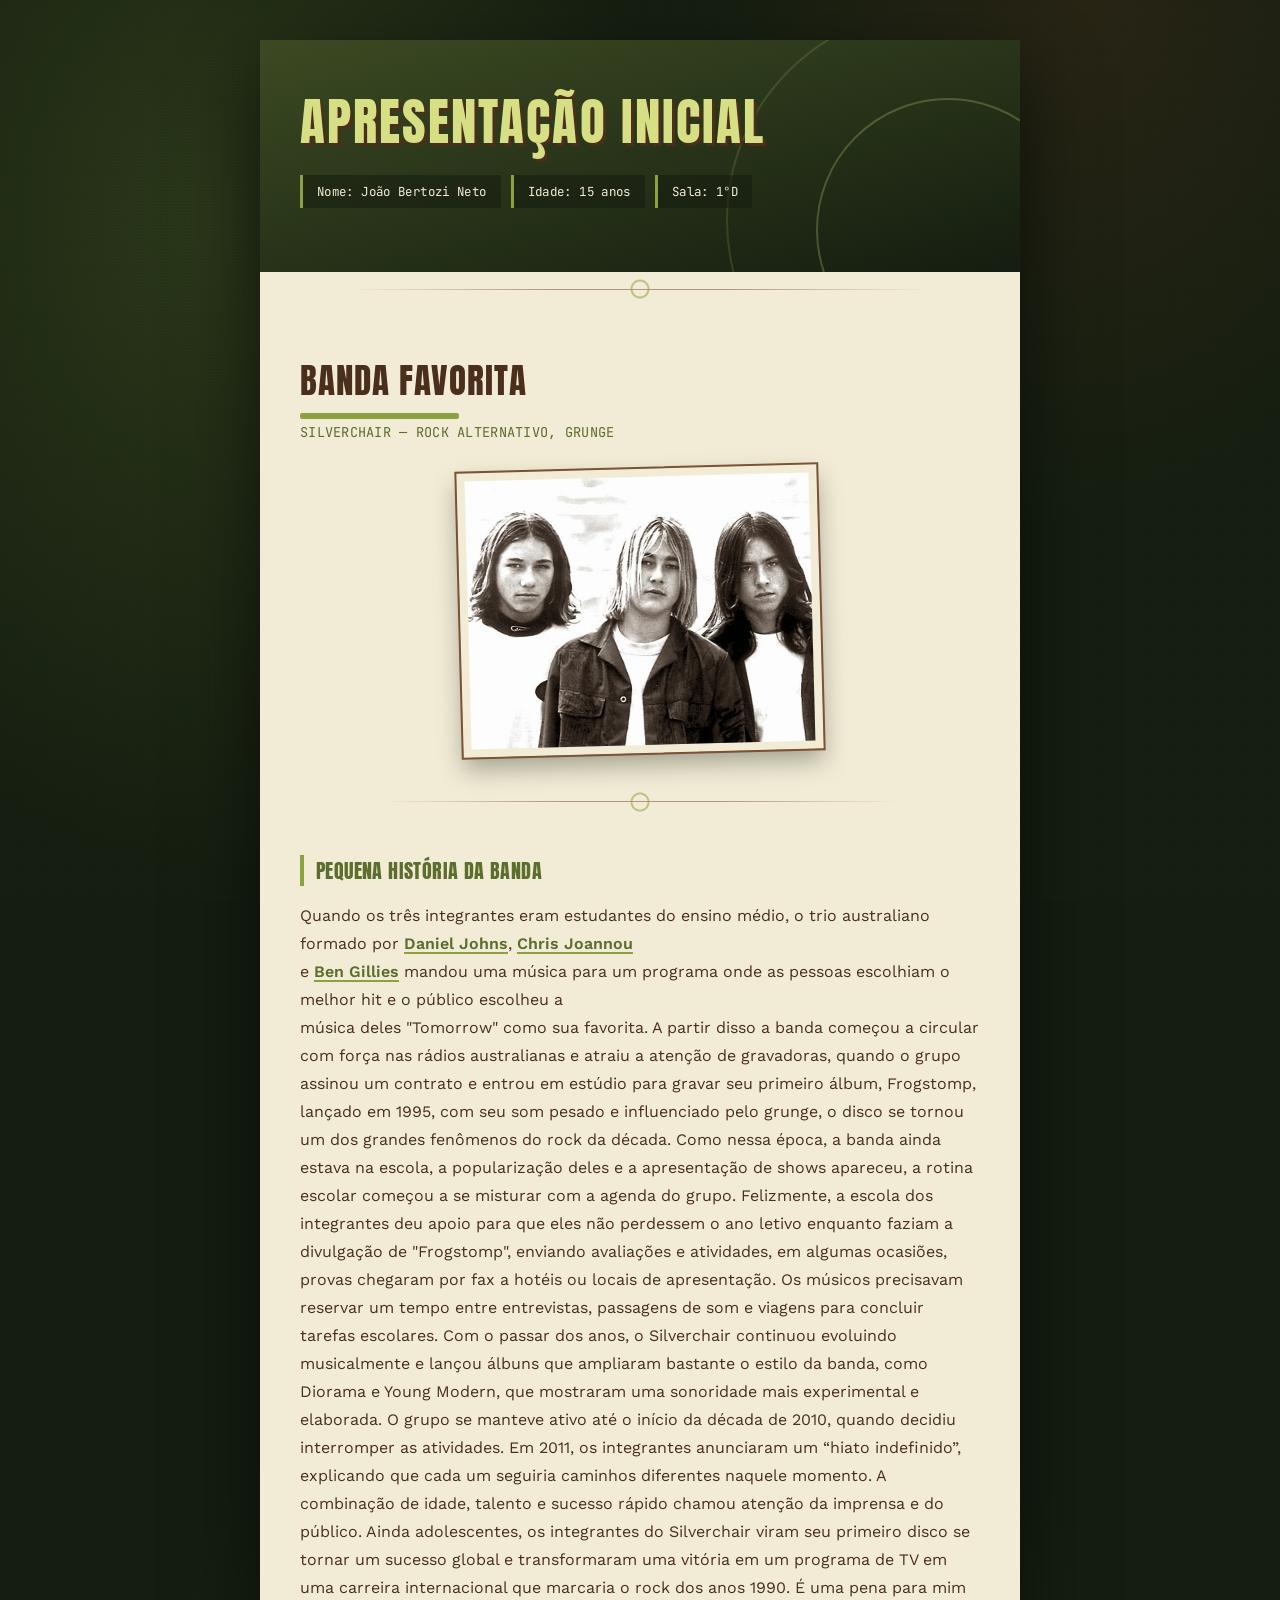
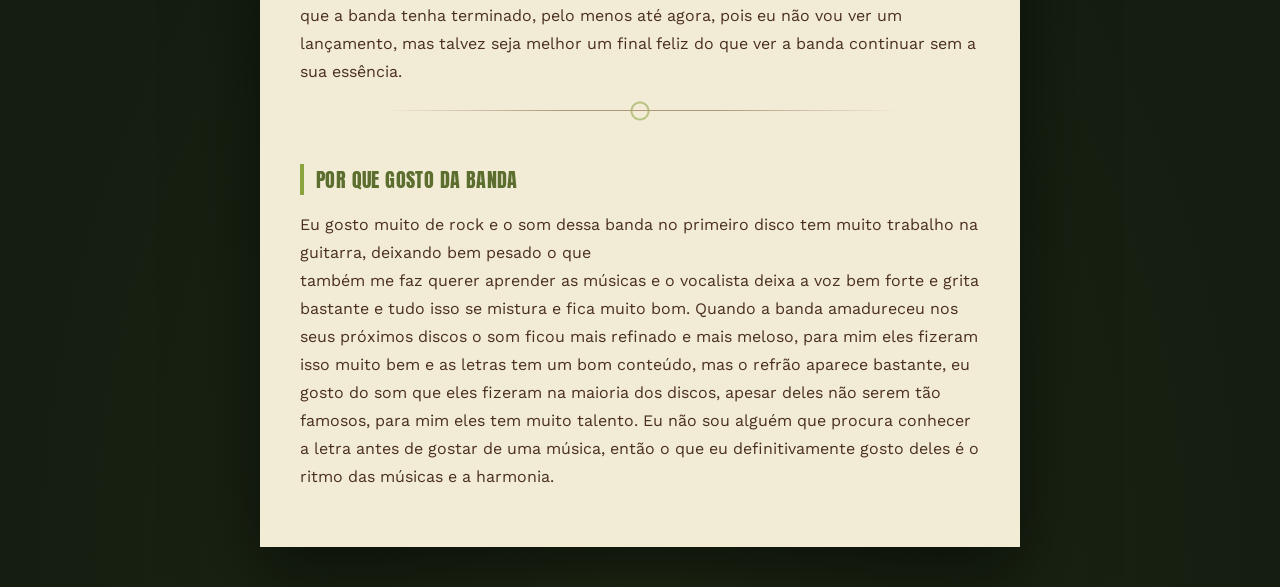
<file: paginas/aluno_joao.html>
<!DOCTYPE html>
<html lang="pt-br">
<head>
<meta charset="UTF-8">
<meta name="viewport" content="width=device-width, initial-scale=1.0">
<link rel="stylesheet" href="style_joao.css">
<title>João</title>
<link rel="icon" href="..\assets\71VPs7cjS5L._UF1000,1000_QL80_.jpg">
</head>
 
<body>
 
    <div class="container">
 
        <!-- Informações pessoais básicas -->
<header class="cabecalho">
<h1 class="titulo-principal">Apresentação Inicial</h1>
 
            <ul class="informacoes">
<li>Nome: João Bertozi Neto</li>
<li>Idade: 15 anos</li>
<li>Sala: 1°D</li>
</ul>
</header>
<hr>
 
        <!-- Área para os gostos musicais -->
<main class="conteudo">
<section class="banda-favorita">
 
                <h2 class="titulo-secao">Banda Favorita</h2>
                <p>Silverchair — Rock alternativo, grunge</p>
 
                <img src="../assets/silverchair 1.jpg" alt="Imagem da banda" class="imagem-banda">
                <hr>
 
                <h3 class="subtitulo">Pequena história da banda</h3>
 
                <p class="texto">
                    Quando os três integrantes eram estudantes do ensino médio, o trio australiano formado por <a href="https://en.wikipedia.org/wiki/Daniel_Johns" target="_blank" rel="noopener" class="link-integrante">Daniel Johns</a>, <a href="https://en.wikipedia.org/wiki/Chris_Joannou" target="_blank" rel="noopener" class="link-integrante">Chris Joannou</a> <br>e <a href="https://en.wikipedia.org/wiki/Ben_Gillies" target="_blank" rel="noopener" class="link-integrante">Ben Gillies</a> mandou uma música para um programa onde as pessoas escolhiam o melhor hit e o público escolheu a <br>música deles "Tomorrow" como sua favorita. <br> <br>
                    A partir disso a banda começou a circular com força nas rádios australianas e atraiu a atenção de gravadoras, quando <br> o grupo assinou um contrato e entrou em estúdio para gravar seu primeiro álbum, Frogstomp, lançado em 1995, com seu <br> som pesado e influenciado pelo grunge, o disco se tornou um dos grandes fenômenos do rock da década. <br> <br>
                    Como nessa época, a banda ainda estava na escola, a popularização deles e a apresentação de shows apareceu, a rotina <br> escolar começou a se misturar com a agenda do grupo. <br> <br>
                    Felizmente, a escola dos integrantes deu apoio para que eles não perdessem o ano letivo enquanto faziam a divulgação <br> de "Frogstomp", enviando avaliações e atividades, em algumas ocasiões, provas chegaram por fax a hotéis ou locais de <br>apresentação. Os músicos precisavam reservar um tempo entre entrevistas, passagens de som e viagens para concluir <br>tarefas escolares. <br> <br>
                    Com o passar dos anos, o Silverchair continuou evoluindo musicalmente e lançou álbuns que ampliaram bastante o estilo <br>da banda, como Diorama e Young Modern, que mostraram uma sonoridade mais experimental e elaborada. O grupo se <br>manteve ativo até o início da década de 2010, quando decidiu interromper as atividades. Em 2011, os integrantes <br>anunciaram um “hiato indefinido”, explicando que cada um seguiria caminhos diferentes naquele momento. <br> <br>
                    A combinação de idade, talento e sucesso rápido chamou atenção da imprensa e do público. Ainda adolescentes, os <br>integrantes do Silverchair viram seu primeiro disco se tornar um sucesso global e transformaram uma vitória em um <br>programa de TV em uma carreira internacional que marcaria o rock dos anos 1990. É uma pena para mim que a banda <br>tenha terminado, pelo menos até agora, pois eu não vou ver um lançamento, mas talvez seja melhor um final feliz do que <br>ver a banda continuar sem a sua essência.

</p>
<hr>
 
                <h3 class="subtitulo">Por que gosto da banda</h3>
 
                <p class="texto">
                    Eu gosto muito de rock e o som dessa banda no primeiro disco tem muito trabalho na guitarra, deixando bem pesado o que <br>também me faz querer aprender as músicas e o vocalista deixa a voz bem forte e grita bastante e tudo isso se mistura e fica <br>muito bom. <br> <br>
                    Quando a banda amadureceu nos seus próximos discos o som ficou mais refinado e mais meloso, para mim eles fizeram <br>isso muito bem e as letras tem um bom conteúdo, mas o refrão aparece bastante, eu gosto do som que eles fizeram na <br>maioria dos discos, apesar deles não serem tão famosos, para mim eles tem muito talento. <br> <br>
                    Eu não sou alguém que procura conhecer a letra antes de gostar de uma música, então o que eu definitivamente gosto deles <br>é o ritmo das músicas e a harmonia.

</p>
 
            </section>
</main>
 
    </div>
 
</body>
</html>
</file>
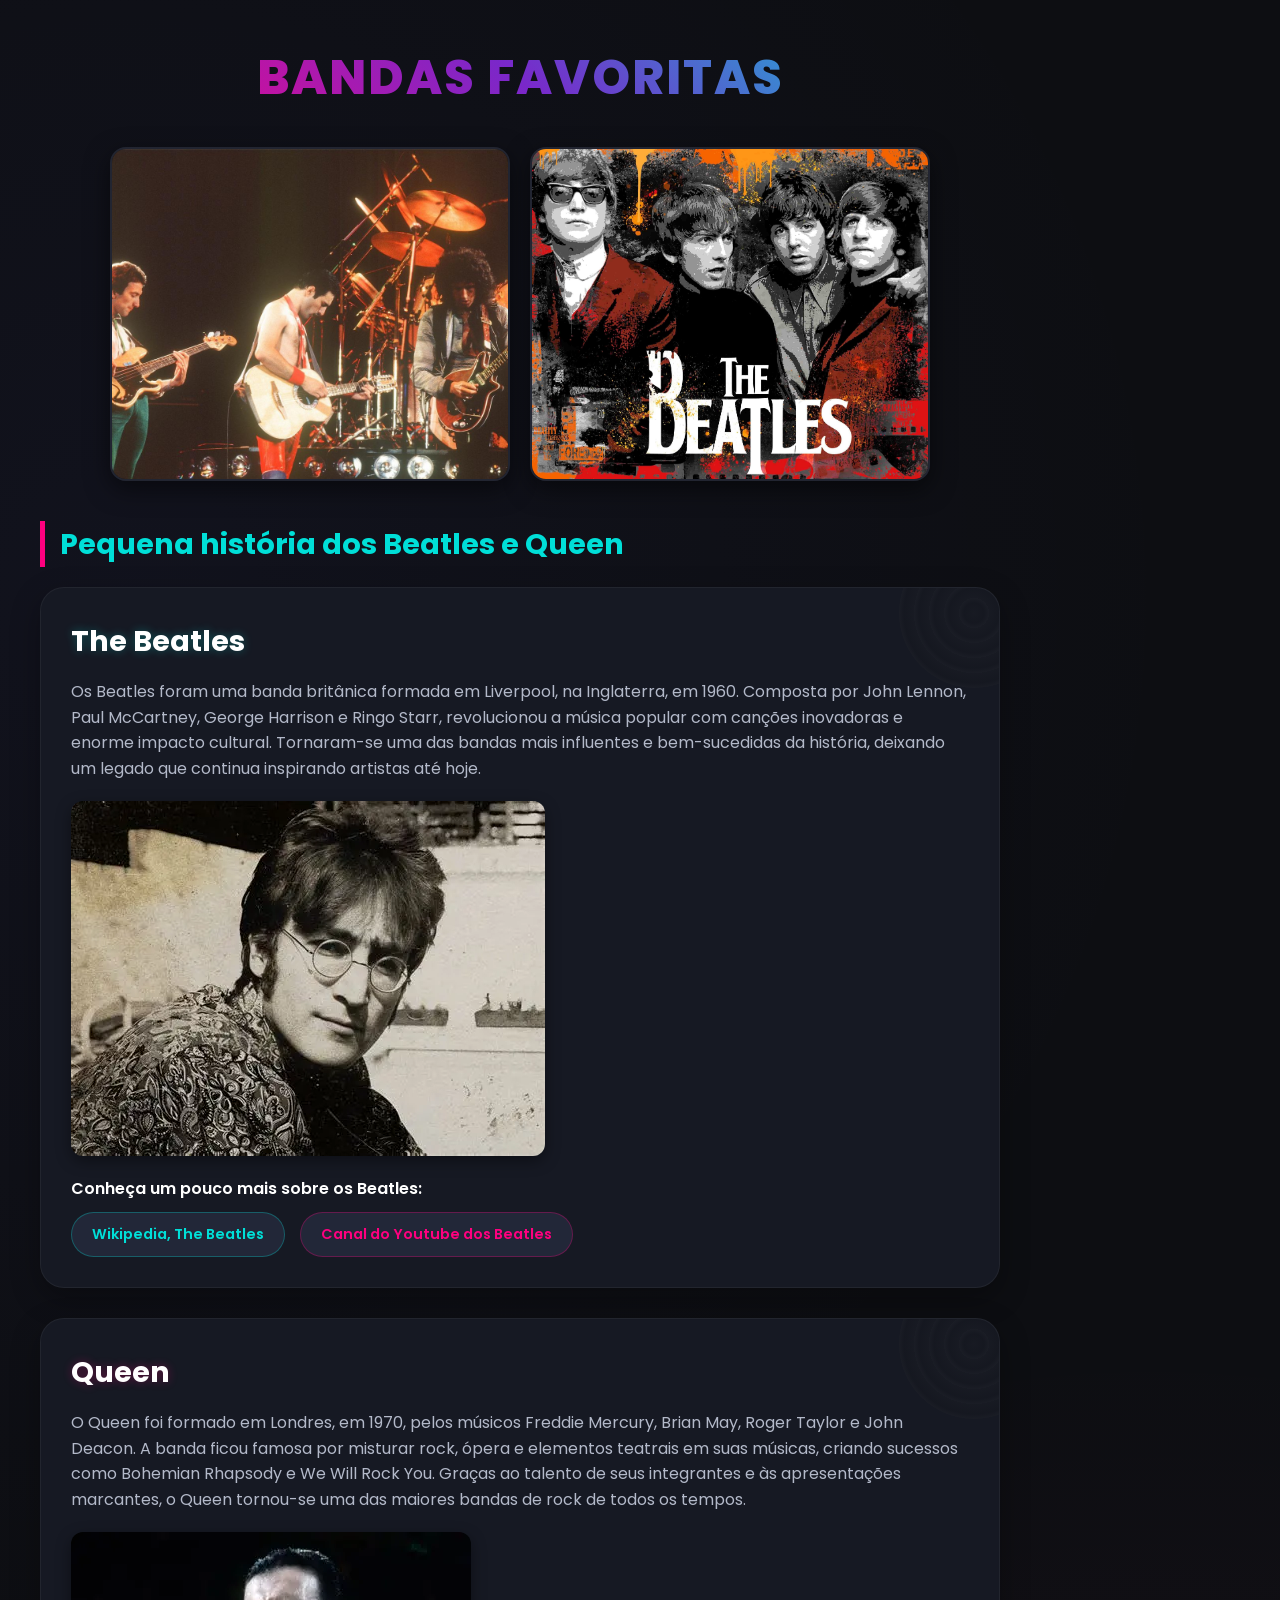
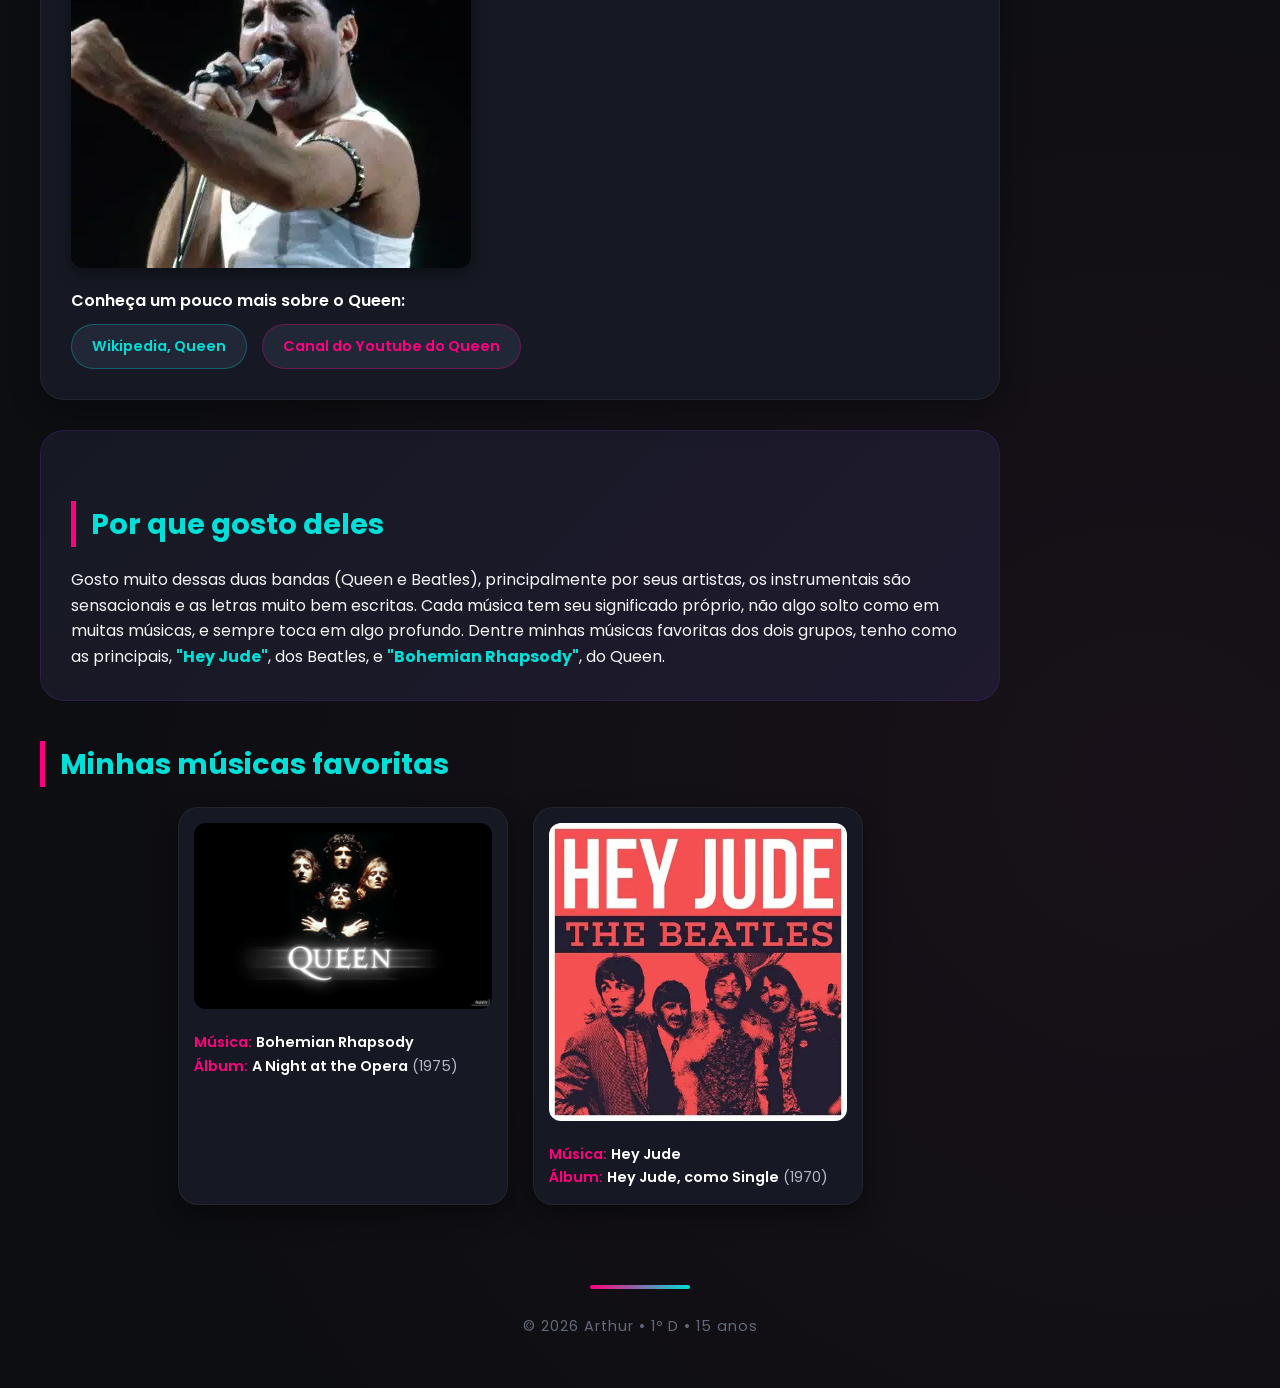
<file: paginas/index_arthur.html>
<!DOCTYPE html>
<html lang="pt-br">
<head>
    <meta charset="UTF-8">
    <meta name="viewport" content="width=device-width, initial-scale=1.0">
    <link rel="shortcut icon" href="../assets/rolling_favi.png" type="image/x-icon">
    <link rel="stylesheet" href="style_arthur.css">
    <title>Arthur</title>
</head>
<body class="theme-dark">
    <main class="container">
        <header class="main-header">
            <h1 class="main-title">Bandas Favoritas</h1>
            <div class="hero-gallery">
                <img src="../assets/queen.jpg" alt="Imagem da banda Queen" class="img-hero" width="400">
                <img src="../assets/thebeatles.jpg" alt="Os Beatles" class="img-hero" width="400">
            </div>
        </header>

        <section class="history-section">
            <h2 class="section-title">Pequena história dos Beatles e Queen</h2>
            
            <article class="card card-beatles">
                <h3 class="band-name">The Beatles</h3>
                <p class="band-text">Os Beatles foram uma banda britânica formada em Liverpool, na Inglaterra, em 1960. Composta por John Lennon, Paul McCartney, George Harrison e Ringo Starr, revolucionou a música popular com canções inovadoras e enorme impacto cultural. Tornaram-se uma das bandas mais influentes e bem-sucedidas da história, deixando um legado que continua inspirando artistas até hoje.</p>
                <img src="../assets/OIP.webp" alt="John Lennon, um dos principais artistas dos Beatles" class="img-artist">
                
                <div class="links-container">
                    <p class="links-title">Conheça um pouco mais sobre os Beatles:</p>
                    <ul class="links-list">
                        <li><a href="https://pt.wikipedia.org/wiki/The_Beatles" target="_blank" class="btn-link">Wikipedia, The Beatles</a></li>
                        <li><a href="https://www.youtube.com/@thebeatles" target="_blank" class="btn-link btn-yt">Canal do Youtube dos Beatles</a></li>
                    </ul>
                </div>
            </article>

            <article class="card card-queen">
                <h3 class="band-name">Queen</h3>
                <p class="band-text">O Queen foi formado em Londres, em 1970, pelos músicos Freddie Mercury, Brian May, Roger Taylor e John Deacon. A banda ficou famosa por misturar rock, ópera e elementos teatrais em suas músicas, criando sucessos como Bohemian Rhapsody e We Will Rock You. Graças ao talento de seus integrantes e às apresentações marcantes, o Queen tornou-se uma das maiores bandas de rock de todos os tempos.</p>
                <img src="../assets/OIP (1).webp" alt="Freddie Mercury, um dos vocalistas do Queen" class="img-artist">
                
                <div class="links-container">
                    <p class="links-title">Conheça um pouco mais sobre o Queen:</p>
                    <ul class="links-list">
                        <li><a href="https://en.wikipedia.org/wiki/Queen_(band)" target="_blank" class="btn-link">Wikipedia, Queen</a></li>
                        <li><a href="https://www.youtube.com/channel/UCiMhD4jzUqG-IgPzUmmytRQ" target="_blank" class="btn-link btn-yt">Canal do Youtube do Queen</a></li>
                    </ul>
                </div>
            </article>
        </section>

        <section class="opinion-section">
            <h2 class="section-title">Por que gosto deles</h2>
            <p class="opinion-text">Gosto muito dessas duas bandas (Queen e Beatles), principalmente por seus artistas, os instrumentais são sensacionais e as letras muito bem escritas. Cada música tem seu significado próprio, não algo solto como em muitas músicas, e sempre toca em algo profundo. Dentre minhas músicas favoritas dos dois grupos, tenho como as principais, <strong>"Hey Jude"</strong>, dos Beatles, e <strong>"Bohemian Rhapsody"</strong>, do Queen.</p>
        </section>

        <section class="favorites-section">
            <h2 class="section-title">Minhas músicas favoritas</h2>
            <div class="tracks-grid">
                <figure class="track-card">
                    <img src="../assets/bohemian_rhapsody.png" alt="Musica Bohemian Rhapsody, do grupo Queen" class="img-track">
                    <figcaption class="track-info">
                        <span>Música:</span> <cite>Bohemian Rhapsody</cite><br>
                        <span>Álbum:</span> <cite>A Night at the Opera</cite> (1975)
                    </figcaption>
                </figure>

                <figure class="track-card">
                    <img src="../assets/hey_jude.webp" alt="Musica Hey Jude, do grupo The Beatles" class="img-track">
                    <figcaption class="track-info">
                        <span>Música:</span> <cite>Hey Jude</cite><br>
                        <span>Álbum:</span> <cite>Hey Jude, como Single</cite> (1970)
                    </figcaption>
                </figure>
            </div>
        </section>
    </main>

    <footer class="main-footer">
        <p class="footer-text">© 2026 Arthur • 1º D • 15 anos</p>
    </footer>
</body>
</html>
</file>
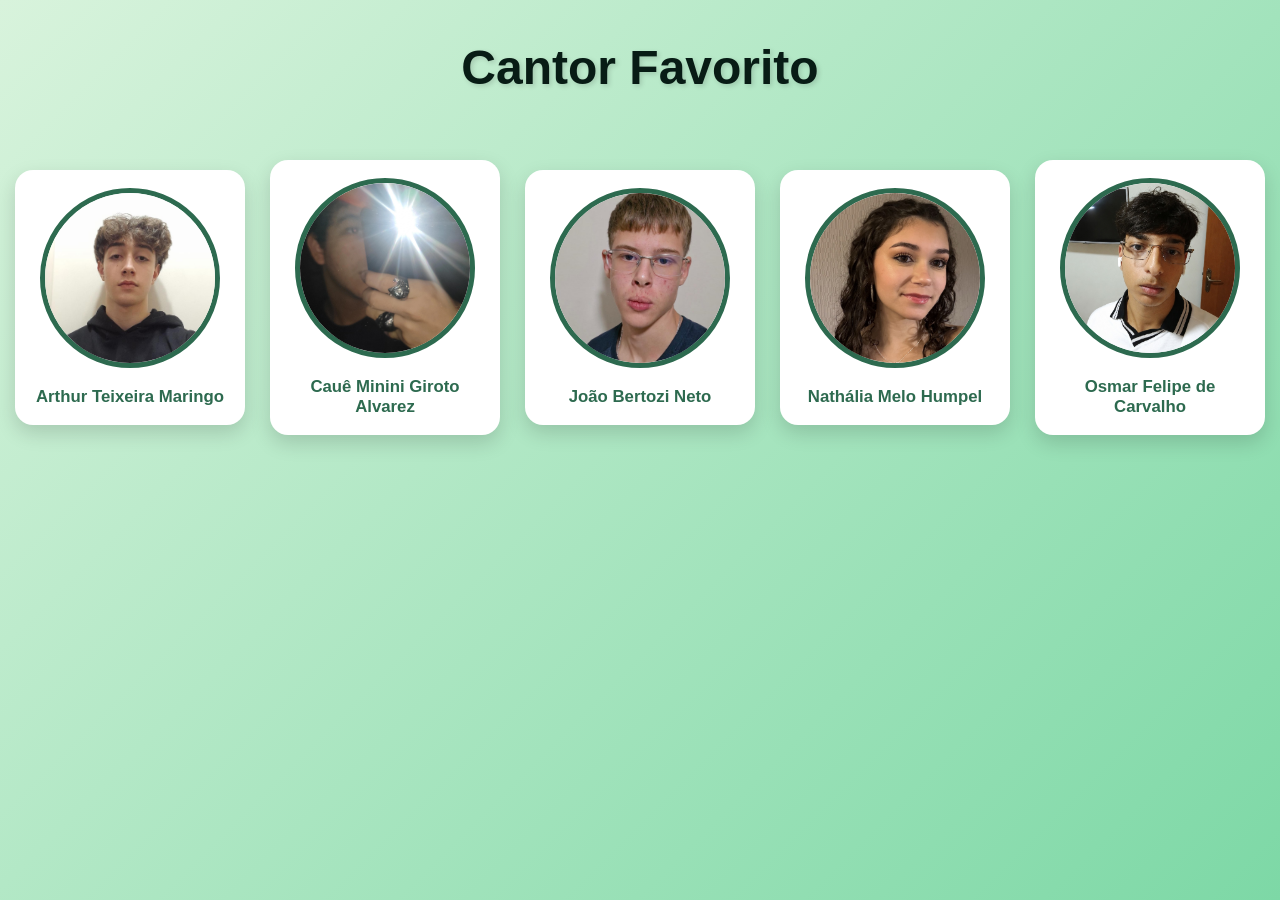
<file: paginas/PaginaInicial.html>
<!DOCTYPE html>
<html lang="pt-br">
<head>
    <meta charset="UTF-8">
    <meta name="viewport" content="width=device-width, initial-scale=1.0">
    <title>Cantor Favorito</title>
</head>
<body>
    <h1>Cantor Favorito</h1>
    <table>
        <tr>
            <td>
                <a href="index_arthur.html">
                    <figure>
                        <img src="../assets/foto_arthurt.jpg" width="200" alt="Foto do Arthur Teixeira">
                        <figcaption>Arthur Teixeira Maringo</figcaption>
                    </figure>
                </a>
            </td>
            <td>
                <a href="aluno_caue.html">
                    <figure>
                        <img src="../assets/caue.jpg"  width="200" alt="Foto do Cauê Minini">
                        <figcaption>Cauê Minini Giroto Alvarez</figcaption>
                    </figure>
                </a>
            </td>
            <td>
                <a href="aluno_joao.html">
                    <figure>
                        <img src="../assets/fotoJoao.jpeg"  width="200" alt="Foto do João Bertozi">
                        <figcaption>João Bertozi Neto</figcaption>
                    </figure>
                </a>
            </td>
            <td>
                <a href="PaginaNath.html">
                    <figure>
                        <img src="../assets/fotoNath.jpg" width="200" alt="Foto da Nathália Humpel">
                        <figcaption>Nathália Melo Humpel</figcaption>
                    </figure>
                </a>
            </td>
            <td>
                <a href="aluno_osmar.html">
                    <figure>
                        <img src="../assets/Foto_osmar 1.jpg"  width="200" alt="Foto do Osmar Felipe">
                        <figcaption>Osmar Felipe de Carvalho</figcaption>
                    </figure>
                </a>
            </td>
        </tr>
    </table>
</body>
<style>
* {
    margin: 0;
    padding: 0;
    box-sizing: border-box;
}

body {
    font-family: Arial, Helvetica, sans-serif;
    background: linear-gradient(135deg, #d8f3dc, #7dd8a6);
    color: #1b4332;
    min-height: 100vh;
    display: flex;
    flex-direction: column;
    align-items: center;
    padding: 40px;
}

h1 {
    font-size: 3rem;
    margin-bottom: 40px;
    color: #081c15;
    text-shadow: 2px 2px 5px rgba(0,0,0,0.15);
}

table {
    border-spacing: 25px;
}

figure {
    background-color: #ffffff;
    border-radius: 18px;
    padding: 18px;
    width: 230px;
    text-align: center;
    box-shadow: 0 8px 20px rgba(0,0,0,0.15);
    transition: transform .3s, box-shadow .3s;
}

figure:hover {
    transform: translateY(-10px) scale(1.03);
    box-shadow: 0 12px 30px rgba(27, 67, 50, 0.4);
}

img {
    width: 180px;
    height: 180px;
    object-fit: cover;
    border-radius: 50%;
    border: 5px solid #2d6a4f;
    transition: .3s;
}

figure:hover img {
    border-color: #52b788;
}

figcaption {
    margin-top: 15px;
    font-size: 1.05rem;
    font-weight: bold;
    color: #2d6a4f;
}
a {
    text-decoration: none;
    color: inherit;
    display: block;
}
@media (max-width: 1200px) {
    table,
    tr,
    td {
        display: block;
    }

    td {
        margin-bottom: 25px;
    }

    table {
        border-spacing: 0;
    }
}
</style>
</html>
</file>
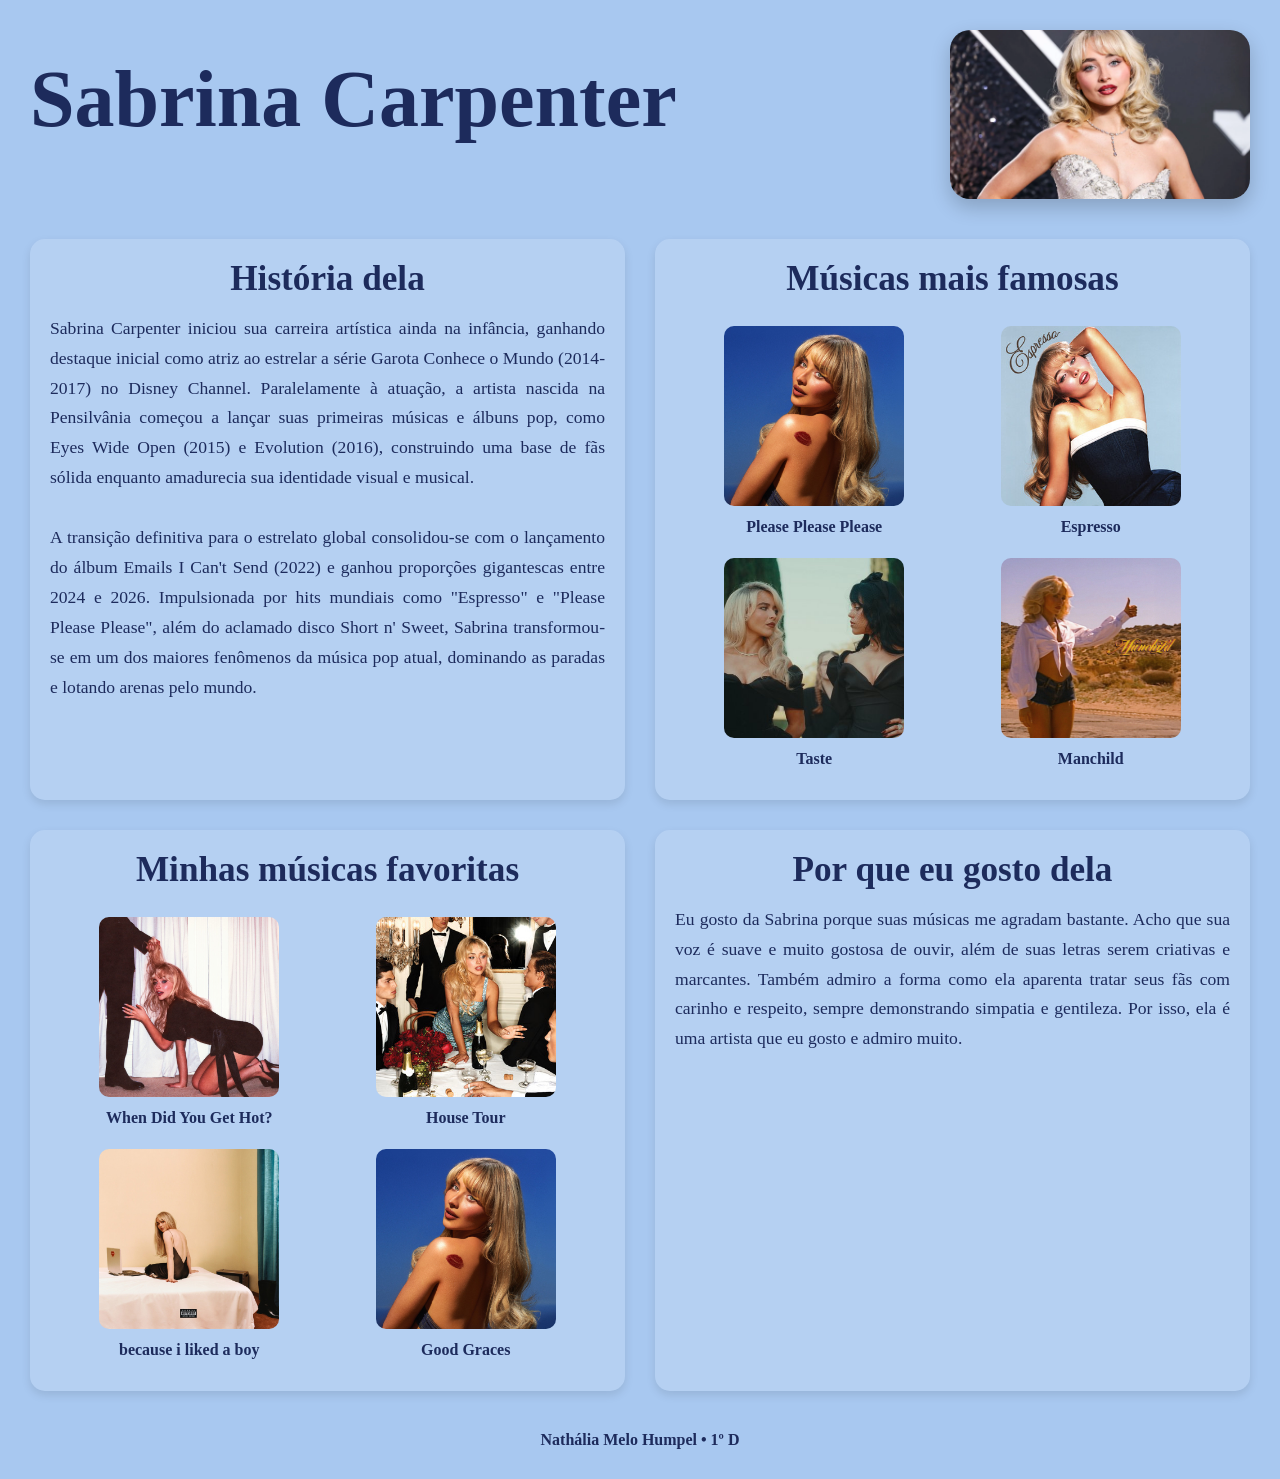
<file: paginas/PaginaNath.html>
<!DOCTYPE html>
<html lang="pt-br">
<head>
<meta charset="UTF-8">
<meta name="viewport" content="width=device-width, initial-scale=1.0">
<title>Sabrina Carpenter</title>
    <link rel="icon" href="https://static.vecteezy.com/system/resources/thumbnails/076/245/971/small/red-lips-kiss-illustration-isolated-on-transparent-background-free-png.png">
<style>
*{
    margin:0;
    padding:0;
    box-sizing:border-box;
}

body{
    background:#a8c8f0;
    font-family:Georgia, serif;
    color:#1d2b5c;
    padding:30px;
}

h1{
    text-align:center;
    font-size:4rem;
    margin-bottom:30px;
}

h2{
    text-align: center;
    font-size: 2.2rem;
    margin-bottom: 15px;
}

.container{
    display:grid;
    grid-template-columns:1fr 1fr;
    gap:30px;
}

.card{
    background:rgba(255,255,255,0.15);
    padding:20px;
    border-radius:15px;
    box-shadow:0 4px 10px rgba(0,0,0,0.1);
}

.historia p,
.gosto p{
    width:100%;
    text-align:justify;
    line-height:1.7;
    font-size:1.1rem;
}

.cabecalho{
    display: flex;
    justify-content: space-between;
    align-items: center;
    margin-bottom: 40px;
}

.cabecalho h1{
    font-size: 5rem;
    text-align: left;
}

.foto-principal{
    width: 300px;
    border-radius: 20px;
    box-shadow: 0 8px 20px rgba(0,0,0,0.2);
}
.tabela-musicas{
    width:100%;
}

.tabela-musicas td{
    text-align:center;
    padding:10px;
}

img{
    border-radius:10px;
    transition:0.3s;
}

.tabela-musicas img:hover{
    transform:scale(1.05);
    box-shadow:0 6px 15px rgba(0,0,0,0.25);
}

figcaption{
    margin-top:8px;
    font-weight:bold;
}

a{
    text-decoration:none;
    color:inherit;
}

footer{
    text-align:center;
    margin-top:40px;
    font-weight:bold;
}

@media(max-width:900px){
    .container{
        grid-template-columns:1fr;
    }

    h1{
        font-size:3rem;
    }

    .foto-principal{
        width:100%;
        max-width:400px;
    }
}
</style>
</head>

<body>

<div class="cabecalho">
    <h1>Sabrina Carpenter</h1>

    <img src="../assets/sabrina-carpenter-nath.webp"
    class="foto-principal"
    alt="Foto da Sabrina Carpenter">
</div>

<div class="container">

    <section class="historia card">
        <h2>História dela</h2>

        <p>
            Sabrina Carpenter iniciou sua carreira artística ainda na infância, ganhando destaque inicial como atriz ao estrelar a série Garota Conhece o Mundo (2014-2017) no Disney Channel. Paralelamente à atuação, a artista nascida na Pensilvânia começou a lançar suas primeiras músicas e álbuns pop, como Eyes Wide Open (2015) e Evolution (2016), construindo uma base de fãs sólida enquanto amadurecia sua identidade visual e musical.
            <br><br>
            A transição definitiva para o estrelato global consolidou-se com o lançamento do álbum Emails I Can't Send (2022) e ganhou proporções gigantescas entre 2024 e 2026. Impulsionada por hits mundiais como "Espresso" e "Please Please Please", além do aclamado disco Short n' Sweet, Sabrina transformou-se em um dos maiores fenômenos da música pop atual, dominando as paradas e lotando arenas pelo mundo.
        </p>
    </section>

    <section class="card">
        <h2>Músicas mais famosas</h2>

        <table class="tabela-musicas">
            <tr>
                <td>
                    <figure>
                        <a href="https://youtu.be/cF1Na4AIecM?si=tq6w_SaVd8nu-sPu" target="_blank">
                            <img src="../assets/please-please-please-nath.jpg" width="180" alt="">
                        </a>
                        <figcaption>Please Please Please</figcaption>
                    </figure>
                </td>

                <td>
                    <figure>
                        <a href="https://youtu.be/eVli-tstM5E?si=VRlJOLgrgoSqmoIP" target="_blank">
                            <img src="../assets/espresso-nath.jpg" width="180" alt="">
                        </a>
                        <figcaption>Espresso</figcaption>
                    </figure>
                </td>
            </tr>

            <tr>
                <td>
                    <figure>
                        <a href="https://youtu.be/KEG7b851Ric?si=eaYIvndWMF-2-VRj" target="_blank">
                            <img src="../assets/taste-nath.jpg" width="180" alt="">
                        </a>
                        <figcaption>Taste</figcaption>
                    </figure>
                </td>

                <td>
                    <figure>
                        <a href="https://youtu.be/aSugSGCC12I?si=xoX0mtpcQHsIW871" target="_blank">
                            <img src="../assets/manchild-nath.jpg" width="180" alt="">
                        </a>
                        <figcaption>Manchild</figcaption>
                    </figure>
                </td>
            </tr>
        </table>
    </section>

    <section class="card">
        <h2>Minhas músicas favoritas</h2>

        <table class="tabela-musicas">
            <tr>
                <td>
                    <figure>
                        <a href="https://youtu.be/bnhV-OBnGCE?si=_VvoUv6ohIFBwP6q" target="_blank">
                            <img src="../assets/wdygh-nath.jpg" width="180" alt="">
                        </a>
                        <figcaption>When Did You Get Hot?</figcaption>
                    </figure>
                </td>

                <td>
                    <figure>
                        <a href="https://youtu.be/KWoTyfPsqbE?si=r8fhqNtKdVcNQlyc" target="_blank">
                            <img src="../assets/house-tour-nath.jpg" width="180" alt="">
                        </a>
                        <figcaption>House Tour</figcaption>
                    </figure>
                </td>
            </tr>

            <tr>
                <td>
                    <figure>
                        <a href="https://youtu.be/1YUBbF24H44?si=-aFTUmy7Al9GKxZD" target="_blank">
                            <img src="../assets/bilab-nath.jpg" width="180" alt="">
                        </a>
                        <figcaption>because i liked a boy</figcaption>
                    </figure>
                </td>

                <td>
                    <figure>
                        <a href="https://youtu.be/alYCYZvB3yo?si=IjjJvFhHpHm9xbwt" target="_blank">
                            <img src="../assets/please-please-please-nath.jpg" width="180" alt="">
                        </a>
                        <figcaption>Good Graces</figcaption>
                    </figure>
                </td>
            </tr>
        </table>
    </section>

    <section class="gosto card">
        <h2>Por que eu gosto dela</h2>

        <p>
            Eu gosto da Sabrina porque suas músicas me agradam bastante. Acho que sua voz é suave e muito gostosa de ouvir, além de suas letras serem criativas e marcantes. Também admiro a forma como ela aparenta tratar seus fãs com carinho e respeito, sempre demonstrando simpatia e gentileza. Por isso, ela é uma artista que eu gosto e admiro muito.
        </p>
    </section>

</div>

<footer>
    Nathália Melo Humpel • 1º D
</footer>

</body>
</html>
</file>
<file: Osmar/style_osmar.css>
/* ════════════════════════════════════════════════════════════════
   style_osmar.css  — BK' Pôster Editorial v2
   1440px fixed · fundo quase preto · vinho · vermelho
   ════════════════════════════════════════════════════════════════ */

/* ─── RESET ──────────────────────────────────────────────────── */
*, *::before, *::after { box-sizing: border-box; margin: 0; padding: 0; }
button { font: inherit; cursor: pointer; background: none; border: none; }
img { display: block; }
em { font-style: italic; }

/* ─── TOKENS ─────────────────────────────────────────────────── */
:root {
    --preto:      #090909;
    --preto-s:    #111111;
    --vinho:      #4D0F18;
    --vinho-mid:  #3A0C13;
    --vinho-deep: #280A0E;
    --vinho-glow: rgba(77,15,24,0.7);
    --vermelho:   #B22234;
    --verm-dim:   rgba(178,34,52,0.35);
    --branco:     #F4F1EC;
    --branco-70:  rgba(244,241,236,0.7);
    --branco-40:  rgba(244,241,236,0.4);
    --branco-15:  rgba(244,241,236,0.15);
    --branco-07:  rgba(244,241,236,0.07);
    --cinza:      #2A2A2A;
    --cinza-s:    #1C1C1C;
    --cinza-txt:  #888888;
    --cinza-dim:  #555555;

    --f-cinzel:   'Cinzel', serif;
    --f-grotesk:  'Space Grotesk', sans-serif;
    --f-manrope:  'Manrope', sans-serif;

    --w: 1440px;
    --pad: 72px;
}

/* ─── BASE ───────────────────────────────────────────────────── */
html { font-size: 16px; background: var(--preto); }

body {
    font-family: var(--f-manrope);
    font-weight: 400;
    color: var(--branco);
    background: var(--preto);
    -webkit-font-smoothing: antialiased;
}

.page {
    width: var(--w);
    margin: 0 auto;
    background: var(--preto);
    overflow: hidden;
    position: relative;
}

/* ─── UTILITÁRIOS ────────────────────────────────────────────── */
.sec-label {
    display: block;
    font-family: var(--f-grotesk);
    font-size: 10px;
    font-weight: 700;
    letter-spacing: 0.4em;
    color: var(--vermelho);
    text-transform: uppercase;
    margin-bottom: 12px;
}

.sec-titulo {
    font-family: var(--f-cinzel);
    font-size: 44px;
    font-weight: 700;
    color: var(--branco);
    letter-spacing: -0.3px;
    line-height: 1.05;
}

/* ════════════════════════════════════════════════════════════════
   HERO
   ════════════════════════════════════════════════════════════════ */
.hero {
    position: relative;
    width: 100%;
    height: 680px;
    overflow: hidden;
    background: var(--preto);
}

/* Textura de ruído sutil */
.hero__noise {
    position: absolute;
    inset: 0;
    z-index: 1;
    pointer-events: none;
    opacity: 0.04;
    background-image: url("data:image/svg+xml,%3Csvg xmlns='http://www.w3.org/2000/svg' width='300' height='300'%3E%3Cfilter id='n'%3E%3CfeTurbulence type='fractalNoise' baseFrequency='0.75' numOctaves='4' stitchTiles='stitch'/%3E%3C/filter%3E%3Crect width='300' height='300' filter='url(%23n)'/%3E%3C/svg%3E");
    background-repeat: repeat;
    background-size: 300px 300px;
}

/* Vinheta perimetral */
.hero__vignette {
    position: absolute;
    inset: 0;
    z-index: 2;
    pointer-events: none;
    background: radial-gradient(ellipse 90% 80% at 50% 50%, transparent 40%, rgba(9,9,9,0.85) 100%);
}

/* Foto — ocupa lado direito, sangra para o fundo */
.hero__foto-wrap {
    position: absolute;
    right: 0;
    top: 0;
    width: 720px;
    height: 680px;
    z-index: 0;
}

.hero__foto {
    width: 100%;
    height: 100%;
    object-fit: cover;
    object-position: center top;
    filter: grayscale(20%) brightness(0.75) contrast(1.05);
}

.hero__foto-fade {
    position: absolute;
    inset: 0;
    background:
        linear-gradient(to right, var(--preto) 0%, rgba(9,9,9,0.0) 50%),
        linear-gradient(to top, var(--preto) 0%, transparent 30%),
        linear-gradient(to bottom, rgba(9,9,9,0.5) 0%, transparent 20%);
    /* Tint vinho suave sobre a foto */
    box-shadow: inset 0 0 120px var(--vinho-glow);
}

/* Barra de acento vinho que atravessa verticalmente pela borda esq da foto */
.hero__foto-wrap::before {
    content: '';
    position: absolute;
    top: 0;
    left: 0;
    width: 2px;
    height: 100%;
    background: linear-gradient(to bottom, transparent, var(--vermelho) 20%, var(--vermelho) 80%, transparent);
    z-index: 3;
}

/* Meta info — topo direito */
.hero__meta {
    position: absolute;
    top: 28px;
    right: var(--pad);
    z-index: 10;
    display: flex;
    align-items: center;
    gap: 10px;
    font-family: var(--f-manrope);
    font-size: 11px;
    font-weight: 400;
    letter-spacing: 0.1em;
    color: var(--branco-40);
    text-transform: uppercase;
}

.hero__meta-label {
    font-weight: 600;
    color: var(--branco-70);
}

.hero__meta-sep {
    color: var(--vermelho);
    opacity: 0.6;
}

/* Conteúdo principal do hero — lado esquerdo */
.hero__conteudo {
    position: absolute;
    bottom: 80px;
    left: var(--pad);
    z-index: 10;
}

.hero__eyebrow {
    display: flex;
    align-items: center;
    gap: 12px;
    font-family: var(--f-grotesk);
    font-size: 10px;
    font-weight: 700;
    letter-spacing: 0.45em;
    color: var(--vermelho);
    text-transform: uppercase;
    margin-bottom: 8px;
}

.hero__eyebrow-line {
    display: block;
    width: 40px;
    height: 1px;
    background: var(--vermelho);
}

.hero__logo {
    font-family: var(--f-cinzel);
    font-size: 200px;
    font-weight: 900;
    line-height: 0.82;
    letter-spacing: -6px;
    color: var(--branco);
    /* Sombra de texto com vinho por baixo */
    text-shadow:
        4px 4px 0px rgba(77,15,24,0.8),
        0 0 120px rgba(178,34,52,0.15),
        0 2px 2px rgba(0,0,0,0.9);
}

.hero__nome-completo {
    font-family: var(--f-manrope);
    font-size: 13px;
    font-weight: 300;
    letter-spacing: 0.32em;
    color: var(--branco-40);
    text-transform: uppercase;
    margin-top: 14px;
}

/* Citação — flutua sobre a foto, lado direito */
.hero__citacao {
    position: absolute;
    right: 100px;
    top: 50%;
    transform: translateY(-50%);
    z-index: 10;
    max-width: 360px;
    padding: 28px 32px;
    /* Glassmorphism vinho */
    background: rgba(77,15,24,0.35);
    backdrop-filter: blur(16px);
    -webkit-backdrop-filter: blur(16px);
    border: 1px solid rgba(178,34,52,0.25);
    border-left: 3px solid var(--vermelho);
    border-radius: 2px;
}

.hero__citacao-aspas {
    display: block;
    font-family: var(--f-cinzel);
    font-size: 80px;
    color: var(--vermelho);
    opacity: 0.3;
    line-height: 0.8;
    margin-bottom: -8px;
}

.hero__citacao p {
    font-family: var(--f-manrope);
    font-size: 20px;
    font-weight: 300;
    line-height: 1.55;
    color: var(--branco);
    letter-spacing: 0.01em;
}

.hero__citacao cite {
    display: block;
    font-family: var(--f-grotesk);
    font-size: 11px;
    font-weight: 600;
    letter-spacing: 0.25em;
    color: var(--vermelho);
    text-transform: uppercase;
    margin-top: 16px;
    font-style: normal;
}

/* Hint de scroll */
.hero__scroll-hint {
    position: absolute;
    bottom: 32px;
    right: var(--pad);
    z-index: 10;
    display: flex;
    flex-direction: column;
    align-items: center;
    gap: 8px;
    font-family: var(--f-grotesk);
    font-size: 9px;
    font-weight: 700;
    letter-spacing: 0.4em;
    color: var(--branco-40);
    text-transform: uppercase;
}

.hero__scroll-line {
    display: block;
    width: 1px;
    height: 40px;
    background: linear-gradient(to bottom, var(--vermelho), transparent);
}

/* ════════════════════════════════════════════════════════════════
   QUEM É
   ════════════════════════════════════════════════════════════════ */
.queme {
    position: relative;
    padding: 80px var(--pad) 80px;
    background: var(--vinho-deep);
    overflow: hidden;
}

/* Acento geométrico de fundo */
.queme__acento {
    position: absolute;
    top: -120px;
    right: -80px;
    width: 500px;
    height: 500px;
    border: 1px solid rgba(178,34,52,0.08);
    border-radius: 50%;
    pointer-events: none;
}

.queme__acento::before {
    content: '';
    position: absolute;
    top: 60px;
    left: 60px;
    right: 60px;
    bottom: 60px;
    border: 1px solid rgba(178,34,52,0.05);
    border-radius: 50%;
}

.queme__inner {
    display: grid;
    grid-template-columns: 340px 1fr;
    gap: 0 80px;
    align-items: start;
    position: relative;
    z-index: 1;
}

.queme__header {
    padding-top: 4px;
}

.queme__corpo {
    display: flex;
    flex-direction: column;
    gap: 24px;
}

.queme__texto-grande {
    font-family: var(--f-cinzel);
    font-size: 36px;
    font-weight: 400;
    line-height: 1.25;
    color: var(--branco);
    letter-spacing: -0.3px;
    position: relative;
    padding-bottom: 24px;
}

.queme__texto-grande::after {
    content: '';
    position: absolute;
    bottom: 0;
    left: 0;
    width: 60px;
    height: 2px;
    background: var(--vermelho);
}

.queme__texto {
    font-family: var(--f-manrope);
    font-size: 17px;
    font-weight: 300;
    line-height: 1.8;
    color: var(--branco-70);
    max-width: 660px;
}

/* ════════════════════════════════════════════════════════════════
   HISTÓRIA
   ════════════════════════════════════════════════════════════════ */
.historia {
    background: var(--preto-s);
    border-top: 1px solid rgba(255,255,255,0.05);
    border-bottom: 1px solid rgba(255,255,255,0.05);
    padding: 80px var(--pad);
}

.historia__inner {
    display: flex;
    flex-direction: column;
    gap: 40px;
}

.historia__header {
    /* sec-label + sec-titulo inline */
}

.historia__cols {
    display: grid;
    grid-template-columns: 280px 1fr;
    gap: 0 80px;
    align-items: start;
}

.historia__col--destaque {
    border-left: 2px solid var(--vermelho);
    padding-left: 24px;
    padding-top: 4px;
}

.historia__cidade {
    font-family: var(--f-cinzel);
    font-size: 22px;
    font-weight: 700;
    line-height: 1.4;
    color: var(--branco);
    letter-spacing: 0.02em;
    display: block;
}

.historia__col p {
    font-family: var(--f-manrope);
    font-size: 17px;
    font-weight: 300;
    line-height: 1.85;
    color: var(--branco-70);
    max-width: 700px;
}

/* ════════════════════════════════════════════════════════════════
   TIMELINE — grid de fichas editoriais
   ════════════════════════════════════════════════════════════════ */
.timeline-sec {
    background: var(--preto);
    padding: 80px var(--pad) 80px;
    position: relative;
    overflow: hidden;
}

/* Fio horizontal que atravessa o topo das capas */
.timeline-sec__header {
    display: flex;
    align-items: baseline;
    gap: 24px;
    margin-bottom: 56px;
    position: relative;
}

.timeline-sec__fio {
    flex: 1;
    height: 1px;
    background: linear-gradient(to right, rgba(178,34,52,0.5), rgba(178,34,52,0.05) 80%, transparent);
    align-self: center;
    margin-bottom: 2px;
}

/* Grid das fichas: 9 colunas iguais */
.tl-grid {
    display: grid;
    grid-template-columns: repeat(9, 1fr);
    gap: 0 4px;
    position: relative;
}

/* Linha horizontal que passa pelos pontos (abaixo das capas) */
.tl-grid::before {
    content: '';
    position: absolute;
    /* ano-wrap ~38px + capa height = col-width. At 1296px / 9 cols = 144px per col.
       So dots are at ~38 + 144 = 182px from top. Line passes through dot center = 182 + 5px */
    top: 187px;
    left: 0;
    right: 0;
    height: 1px;
    background: linear-gradient(to right, transparent, rgba(178,34,52,0.3) 5%, rgba(178,34,52,0.3) 95%, transparent);
    z-index: 0;
    pointer-events: none;
}

/* ── Card individual ──────────────────────────────────────────── */
.tl-card {
    position: relative;
    display: flex;
    flex-direction: column;
    align-items: center;
    padding: 0 8px;
    z-index: 1;
}

/* Número do card — fica discreto no fundo, atrás da capa */
.tl-card__num {
    position: absolute;
    top: 76px;
    left: 50%;
    transform: translateX(-50%);
    font-family: var(--f-cinzel);
    font-size: 68px;
    font-weight: 900;
    color: rgba(178,34,52,0.06);
    letter-spacing: -2px;
    z-index: 0;
    pointer-events: none;
    line-height: 1;
}

/* Ano — acima da capa */
.tl-card__ano-wrap {
    width: 100%;
    text-align: center;
    padding-bottom: 12px;
    position: relative;
    z-index: 2;
}

.tl-card__ano {
    font-family: var(--f-grotesk);
    font-size: 13px;
    font-weight: 700;
    letter-spacing: 0.06em;
    color: var(--cinza-txt);
    line-height: 1.3;
    display: block;
}

.tl-card__ano--hot {
    color: var(--vermelho);
}

/* Capa do álbum */
.tl-card__capa-wrap {
    position: relative;
    width: 100%;
    padding-bottom: 100%; /* quadrado */
    overflow: hidden;
    z-index: 2;
}

.tl-card__capa {
    position: absolute;
    inset: 0;
    width: 100%;
    height: 100%;
    object-fit: cover;
    filter: grayscale(30%) brightness(0.8);
    transition: filter 0.3s ease, transform 0.3s ease;
}

.tl-card:hover .tl-card__capa {
    filter: grayscale(0%) brightness(0.95);
    transform: scale(1.03);
}

.tl-card__capa-overlay {
    position: absolute;
    inset: 0;
    background: linear-gradient(to top, rgba(9,9,9,0.7) 0%, transparent 50%);
    pointer-events: none;
    z-index: 1;
}

/* Card destaque — capa ligeiramente maior */
.tl-card--destaque .tl-card__capa-wrap {
    outline: 2px solid rgba(178,34,52,0.4);
    outline-offset: 2px;
}

/* Último card — destaque máximo */
.tl-card--ultimo .tl-card__capa-wrap {
    outline: 2px solid var(--vermelho);
    outline-offset: 2px;
}

.tl-card--ultimo .tl-card__capa {
    filter: grayscale(10%) brightness(0.9);
}

/* Ponto na linha do tempo — posicionado no card (não na capa-wrap, que tem overflow:hidden) */
.tl-card__dot {
    display: block;
    width: 10px;
    height: 10px;
    border-radius: 50%;
    background: var(--preto);
    border: 2px solid rgba(178,34,52,0.5);
    flex-shrink: 0;
    position: relative;
    z-index: 3;
    margin-top: 0;
}

.tl-card--destaque .tl-card__dot,
.tl-card--ultimo .tl-card__dot {
    border-color: var(--vermelho);
    background: var(--vinho);
    width: 12px;
    height: 12px;
    box-shadow: 0 0 8px rgba(178,34,52,0.5);
}

/* Informações abaixo da capa */
.tl-card__info {
    width: 100%;
    padding-top: 20px;
    position: relative;
    z-index: 2;
}

.tl-card__titulo {
    font-family: var(--f-grotesk);
    font-size: 13px;
    font-weight: 600;
    color: var(--branco);
    line-height: 1.35;
    margin-bottom: 6px;
    letter-spacing: -0.1px;
}

.tl-card__desc {
    font-family: var(--f-manrope);
    font-size: 11.5px;
    font-weight: 300;
    line-height: 1.6;
    color: var(--cinza-txt);
}

.tl-card__desc em {
    color: var(--branco-40);
}

/* ════════════════════════════════════════════════════════════════
   BOTTOM SPLIT — Por que gosto + Player
   ════════════════════════════════════════════════════════════════ */
.bottom {
    display: grid;
    grid-template-columns: 1fr 480px;
    min-height: 360px;
    border-top: 1px solid rgba(255,255,255,0.05);
}

/* ── Por que gosto ─────────────────────────────────────────────── */
.porque {
    padding: 80px var(--pad) 80px;
    background: var(--vinho-deep);
    position: relative;
    overflow: hidden;
    display: flex;
    flex-direction: column;
    justify-content: center;
    gap: 24px;
}

/* Círculo decorativo grande no fundo */
.porque::before {
    content: '';
    position: absolute;
    top: -200px;
    left: -100px;
    width: 600px;
    height: 600px;
    border-radius: 50%;
    background: radial-gradient(circle, rgba(77,15,24,0.5) 0%, transparent 70%);
    pointer-events: none;
}

.porque__titulo {
    font-family: var(--f-cinzel);
    font-size: 40px;
    font-weight: 700;
    color: var(--branco);
    line-height: 1.1;
    letter-spacing: -0.3px;
    position: relative;
    z-index: 1;
}

.porque__texto {
    font-family: var(--f-manrope);
    font-size: 17px;
    font-weight: 300;
    line-height: 1.85;
    color: var(--branco-70);
    max-width: 580px;
    position: relative;
    z-index: 1;
}

/* ── Player ──────────────────────────────────────────────────── */
.player-wrap {
    padding: 56px 48px 56px 48px;
    background: var(--cinza-s);
    border-left: 1px solid rgba(255,255,255,0.04);
    display: flex;
    flex-direction: column;
    justify-content: center;
    gap: 20px;
}

.player {
    display: flex;
    gap: 20px;
    align-items: flex-start;
    background: rgba(255,255,255,0.03);
    border: 1px solid rgba(255,255,255,0.07);
    border-radius: 8px;
    padding: 20px;
    position: relative;
    overflow: hidden;
}

/* Brilho de acento vinho no player */
.player::before {
    content: '';
    position: absolute;
    bottom: -40px;
    right: -40px;
    width: 180px;
    height: 180px;
    background: radial-gradient(circle, rgba(77,15,24,0.4) 0%, transparent 70%);
    pointer-events: none;
}

.player__capa-wrap {
    flex-shrink: 0;
    position: relative;
}

.player__capa {
    width: 110px;
    height: 110px;
    object-fit: cover;
    border-radius: 4px;
    filter: brightness(0.85);
    box-shadow: 0 8px 28px rgba(0,0,0,0.5);
}

/* Reflexo especular sutil */
.player__capa-wrap::after {
    content: '';
    position: absolute;
    top: 0;
    left: 0;
    right: 0;
    height: 50%;
    background: linear-gradient(to bottom, rgba(255,255,255,0.04), transparent);
    border-radius: 4px 4px 0 0;
    pointer-events: none;
}

.player__corpo {
    flex: 1;
    display: flex;
    flex-direction: column;
    gap: 2px;
    position: relative;
    z-index: 1;
}

.player__meta {
    margin-bottom: 2px;
}

.player__album {
    font-family: var(--f-manrope);
    font-size: 10.5px;
    font-weight: 500;
    letter-spacing: 0.07em;
    color: var(--cinza-dim);
    text-transform: uppercase;
}

.player__titulo {
    font-family: var(--f-grotesk);
    font-size: 20px;
    font-weight: 700;
    color: var(--branco);
    letter-spacing: -0.2px;
    line-height: 1.2;
    margin-top: 2px;
}

.player__artista {
    font-family: var(--f-manrope);
    font-size: 13px;
    font-weight: 500;
    color: var(--vermelho);
    margin-top: 2px;
    margin-bottom: 12px;
}

/* Barra de progresso */
.player__barra-wrap {
    display: flex;
    flex-direction: column;
    gap: 5px;
}

.player__barra {
    position: relative;
    height: 3px;
    border-radius: 2px;
    background: rgba(255,255,255,0.1);
    cursor: pointer;
}

.player__progresso {
    position: absolute;
    inset: 0;
    width: 38%;
    height: 100%;
    background: linear-gradient(90deg, var(--vinho) 0%, var(--vermelho) 100%);
    border-radius: 2px;
}

.player__thumb {
    position: absolute;
    top: 50%;
    left: 38%;
    transform: translate(-50%, -50%);
    width: 11px;
    height: 11px;
    border-radius: 50%;
    background: var(--branco);
    box-shadow: 0 0 6px rgba(178,34,52,0.5);
}

.player__tempo {
    display: flex;
    justify-content: space-between;
    font-family: var(--f-manrope);
    font-size: 10px;
    font-weight: 500;
    color: var(--cinza-dim);
    font-variant-numeric: tabular-nums;
}

/* Controles */
.player__controles {
    display: flex;
    align-items: center;
    gap: 12px;
    margin-top: 8px;
}

.player__btn {
    display: flex;
    align-items: center;
    justify-content: center;
    color: var(--cinza-txt);
    transition: color 0.15s;
    padding: 0;
}

.player__btn:hover { color: var(--branco); }

.player__btn--play {
    width: 44px;
    height: 44px;
    border-radius: 50%;
    background: var(--vermelho);
    color: var(--branco);
    flex-shrink: 0;
    box-shadow: 0 4px 16px rgba(178,34,52,0.4);
    transition: background 0.15s, transform 0.12s, box-shadow 0.15s;
}

.player__btn--play:hover {
    background: #C82535;
    transform: scale(1.06);
    box-shadow: 0 6px 24px rgba(178,34,52,0.55);
    color: var(--branco);
}

.player__btn--play svg {
    margin-left: 2px;
}

/* ════════════════════════════════════════════════════════════════
   RODAPÉ
   ════════════════════════════════════════════════════════════════ */
.rodape {
    background: var(--preto);
    border-top: 1px solid rgba(255,255,255,0.06);
    padding: 20px var(--pad);
    display: flex;
    align-items: center;
    justify-content: center;
    gap: 20px;
    font-family: var(--f-manrope);
    font-size: 11px;
    font-weight: 400;
    letter-spacing: 0.14em;
    color: var(--cinza-dim);
    text-transform: uppercase;
}

.rodape__sep {
    display: block;
    width: 32px;
    height: 1px;
    background: rgba(178,34,52,0.4);
}
</file>
<file: style_arthur.css>
/* Importando uma fonte moderna do Google Fonts */
@import url('https://fonts.googleapis.com/css2?family=Poppins:wght@300;400;600;800&display=swap');

/* Reset de estilos básicos */
* {
    margin: 0;
    padding: 0;
    box-sizing: border-box;
}

body {
    background-color: #0d0e12;
    color: #f3f4f6;
    font-family: 'Poppins', sans-serif;
    line-height: 1.6;
    padding: 20px;
    overflow-x: hidden;
    /* Linhas de fundo neon abstratas imitando ondas de som */
    background-image: radial-gradient(circle at 10% 20%, rgba(99, 102, 241, 0.05) 0%, transparent 40%),
                      radial-gradient(circle at 90% 80%, rgba(236, 72, 153, 0.05) 0%, transparent 40%);
}

.container {
    max-width: 1000px;6
    margin: 0 auto;
    padding: 20px;
}

/* Títulos Principais */
.main-title {
    font-size: 3rem;
    font-weight: 800;
    text-align: center;
    text-transform: uppercase;
    background: linear-gradient(45deg, #ff007f, #7928ca, #00dfd8);
    -webkit-background-clip: text;
    -webkit-text-fill-color: transparent;
    margin-bottom: 30px;
    letter-spacing: 2px;
}

.section-title {
    font-size: 1.8rem;
    color: #00dfd8;
    margin: 40px 0 20px 0;
    border-left: 5px solid #ff007f;
    padding-left: 15px;
}

/* Galeria do Topo */
.hero-gallery {
    display: flex;
    gap: 20px;
    justify-content: center;
    flex-wrap: wrap;
    margin-bottom: 40px;
}

.img-hero {
    border-radius: 16px;
    box-shadow: 0 8px 24px rgba(0, 0, 0, 0.5);
    transition: transform 0.4s ease, box-shadow 0.4s ease;
    max-width: 100%;
    height: auto;
    object-fit: cover;
    border: 2px solid #222531;
}

.img-hero:hover {
    transform: scale(1.05) rotate(-1deg);
    box-shadow: 0 12px 30px rgba(121, 40, 202, 0.5);
    border-color: #7928ca;
}

/* Cards das Bandas */
.card {
    background: #161923;
    border-radius: 24px;
    padding: 30px;
    margin-bottom: 30px;
    border: 1px solid rgba(255, 255, 255, 0.05);
    position: relative;
    overflow: hidden;
    box-shadow: 0 10px 30px rgba(0,0,0,0.3);
}

/* Desenho abstrato de um Disco de Vinil ao fundo de cada Card */
.card::after {
    content: '';
    position: absolute;
    top: -50px;
    right: -50px;
    width: 150px;
    height: 150px;
    border-radius: 50%;
    background: repeating-radial-gradient(#222, #111 10px, #333 15px);
    opacity: 0.15;
    pointer-events: none;
    transition: transform 0.6s ease;
}

.card:hover::after {
    transform: rotate(180deg) scale(1.2);
}

.band-name {
    font-size: 1.8rem;
    color: #fff;
    margin-bottom: 15px;
}

.card-beatles .band-name { text-shadow: 0 0 10px rgba(0, 223, 216, 0.3); }
.card-queen .band-name { text-shadow: 0 0 10px rgba(255, 0, 127, 0.3); }

.band-text {
    color: #b3b9c9;
    margin-bottom: 20px;
    font-size: 1rem;
}

/* Fotos dos Artistas */
.img-artist {
    display: block;
    border-radius: 12px;
    margin-bottom: 20px;
    box-shadow: 0 5px 15px rgba(0,0,0,0.4);
    transition: filter 0.3s ease;
}

.img-artist:hover {
    filter: brightness(1.2) contrast(1.1);
}

/* Links e Botões Estilizados */
.links-container {
    margin-top: 20px;
}

.links-title {
    font-weight: 600;
    margin-bottom: 10px;
    color: #fff;
}

.links-list {
    list-style: none;
    display: flex;
    gap: 15px;
    flex-wrap: wrap;
}

.btn-link {
    display: inline-block;
    padding: 10px 20px;
    background-color: #222738;
    color: #00dfd8;
    text-decoration: none;
    border-radius: 50px;
    font-weight: 600;
    font-size: 0.9rem;
    transition: all 0.3s ease;
    border: 1px solid rgba(0, 223, 216, 0.3);
}

.btn-link:hover {
    background-color: #00dfd8;
    color: #0d0e12;
    box-shadow: 0 0 15px rgba(0, 223, 216, 0.5);
    transform: translateY(-2px);
}

.btn-link.btn-yt {
    color: #ff007f;
    border-color: rgba(255, 0, 127, 0.3);
}

.btn-link.btn-yt:hover {
    background-color: #ff007f;
    color: #fff;
    box-shadow: 0 0 15px rgba(255, 0, 127, 0.5);
}

/* Seção Opinião */
.opinion-section {
    background: linear-gradient(135deg, #161923 0%, #1f1a2e 100%);
    padding: 30px;
    border-radius: 24px;
    border: 1px solid rgba(121, 40, 202, 0.2);
}

.opinion-text strong {
    color: #00dfd8;
}

/* Músicas Favoritas (Grid de Clipes/Capas) */
.tracks-grid {
    display: flex;
    gap: 25px;
    justify-content: center;
    flex-wrap: wrap;
}

.track-card {
    background: #161923;
    border-radius: 20px;
    padding: 15px;
    width: 330px;
    box-shadow: 0 10px 25px rgba(0,0,0,0.4);
    border: 1px solid rgba(255,255,255,0.05);
    transition: translateY 0.3s ease;
}

.track-card:hover {
    transform: translateY(-5px);
    border-color: rgba(255, 0, 127, 0.3);
}

.img-track {
    width: 100%;
    height: auto;
    border-radius: 12px;
    object-fit: cover;
}

.track-info {
    margin-top: 15px;
    font-size: 0.9rem;
    color: #b3b9c9;
}

.track-info span {
    color: #ff007f;
    font-weight: 600;
}

.track-info cite {
    color: #fff;
    font-style: normal;
    font-weight: 600;
}

/* Rodapé */
.main-footer {
    margin-top: 60px;
    text-align: center;
    padding: 30px 0;
    position: relative;
}

/* Desenho de uma linha neon customizada antes do rodapé */
.main-footer::before {
    content: '';
    position: absolute;
    top: 0;
    left: 50%;
    transform: translateX(-50%);
    width: 100px;
    height: 4px;
    background: linear-gradient(90deg, #ff007f, #00dfd8);
    border-radius: 2px;
}

.footer-text {
    font-size: 0.9rem;
    color: #62697a;
    letter-spacing: 1px;
}

/* Responsividade para Celulares */
@media (max-width: 768px) {
    .main-title { font-size: 2.2rem; }
    .hero-gallery { flex-direction: column; align-items: center; }
    .links-list { flex-direction: column; }
    .btn-link { text-align: center; width: 100%; }
}
</file>
<file: joão/style_joao.css>
/* =========================================================
   style_joao.css
   Tema: Frogstomp (Silverchair, 1995)
   Paleta inspirada na capa do disco — fotografia macro
   esverdeada de um charco/lagoa, granulada, com tipografia
   crua de fanzine grunge dos anos 90.
   ========================================================= */

@import url('https://fonts.googleapis.com/css2?family=Anton&family=Work+Sans:wght@400;500;600;700&family=JetBrains+Mono:wght@400;600&display=swap');

:root {
  /* paleta extraída da capa de Frogstomp */
  --bg-deep:    #141d10;  /* charco escuro / sombra do pântano */
  --moss:       #3c4a22;  /* musgo — superfícies escuras */
  --frog:       #8aa33f;  /* verde-rã — cor de assinatura */
  --frog-dark:  #5c6e2e;  /* verde-rã escurecido, p/ texto sobre claro */
  --lichen:     #d7df85;  /* verde-limão claro — destaque/hover */
  --parchment:  #f2ecd6;  /* papel — painéis de conteúdo */
  --mud:        #4a2f1c;  /* barro — bordas, sombras, divisores */
  --mud-light:  #7a5234;

  --font-display: 'Anton', 'Arial Narrow', sans-serif;
  --font-body: 'Work Sans', system-ui, sans-serif;
  --font-mono: 'JetBrains Mono', 'Courier New', monospace;
}

* { box-sizing: border-box; }

html { scroll-behavior: smooth; }

body {
  margin: 0;
  font-family: var(--font-body);
  color: var(--mud);
  background-color: var(--bg-deep);
  background-image:
    radial-gradient(ellipse 60% 50% at 15% 10%, rgba(138,163,63,0.18), transparent 60%),
    radial-gradient(ellipse 50% 40% at 85% 0%, rgba(74,47,28,0.35), transparent 60%),
    radial-gradient(ellipse 70% 60% at 50% 100%, rgba(60,74,34,0.30), transparent 70%);
  min-height: 100vh;
  padding: 40px 16px;
}

/* leve textura de "ruído" sobre o fundo, lembrando a foto
   granulada e borrada da capa do disco */
body::before {
  content: "";
  position: fixed;
  inset: 0;
  pointer-events: none;
  opacity: 0.05;
  background-image: repeating-linear-gradient(0deg, #fff 0 1px, transparent 1px 3px),
                     repeating-linear-gradient(90deg, #fff 0 1px, transparent 1px 3px);
  mix-blend-mode: overlay;
}

a { color: inherit; }

img { display: block; max-width: 100%; }

/* divisor — um anel se espalhando, como a onda de um "stomp" na água */
hr {
  border: none;
  height: 34px;
  margin: 0;
  background-image:
    linear-gradient(to right, transparent, var(--mud-light) 35%, var(--mud-light) 65%, transparent),
    radial-gradient(circle, transparent 0 7px, var(--frog) 8px 9px, transparent 10px);
  background-repeat: no-repeat;
  background-position: center, center;
  background-size: 76% 1px, 26px 26px;
  opacity: 0.55;
}

/* =========================
   Container geral — a "página de fanzine"
   ========================= */
.container {
  max-width: 760px;
  margin: 0 auto;
  background: var(--parchment);
  box-shadow: 0 30px 70px rgba(0,0,0,0.55);
  overflow: hidden;
  position: relative;
}

/* =========================
   Cabeçalho — banner estilo capa de disco
   ========================= */
.cabecalho {
  position: relative;
  overflow: hidden;
  background: linear-gradient(165deg, var(--moss) 0%, var(--bg-deep) 100%);
  padding: 56px 40px 64px;
  color: var(--parchment);
  text-align: left;
}

/* ondas concêntricas — referência direta ao "stomp" que dá
   nome ao álbum: o impacto que se espalha em ondas na água */
.cabecalho::before,
.cabecalho::after {
  content: "";
  position: absolute;
  right: -60px;
  bottom: -90px;
  width: 260px;
  height: 260px;
  border-radius: 50%;
  border: 2px solid rgba(215, 223, 133, 0.25);
}
.cabecalho::after {
  right: -130px;
  bottom: -160px;
  width: 420px;
  height: 420px;
  border-color: rgba(215, 223, 133, 0.14);
}

.titulo-principal {
  font-family: var(--font-display);
  font-weight: 400;
  text-transform: uppercase;
  font-size: clamp(2.1rem, 6vw, 3.2rem);
  letter-spacing: 0.04em;
  line-height: 1;
  margin: 0 0 28px;
  color: var(--lichen);
  text-shadow: 3px 3px 0 var(--mud);
  position: relative;
  z-index: 1;
}

.informacoes {
  list-style: none;
  display: flex;
  flex-wrap: wrap;
  gap: 10px;
  margin: 0;
  padding: 0;
  position: relative;
  z-index: 1;
}

.informacoes li {
  font-family: var(--font-mono);
  font-size: 0.78rem;
  letter-spacing: 0.03em;
  background: rgba(20, 29, 16, 0.55);
  border-left: 3px solid var(--frog);
  padding: 8px 14px;
  color: var(--parchment);
}

/* =========================
   Conteúdo principal
   ========================= */
.conteudo {
  padding: 8px 40px 48px;
}

.banda-favorita > p:first-of-type {
  font-family: var(--font-mono);
  font-size: 0.85rem;
  letter-spacing: 0.02em;
  color: var(--frog-dark);
  text-transform: uppercase;
  margin: 0 0 28px;
}

.titulo-secao {
  font-family: var(--font-display);
  font-weight: 400;
  text-transform: uppercase;
  font-size: clamp(1.6rem, 4vw, 2.2rem);
  letter-spacing: 0.03em;
  color: var(--mud);
  margin: 40px 0 4px;
  position: relative;
  display: inline-block;
}

.titulo-secao::after {
  content: "";
  display: block;
  height: 6px;
  width: 70%;
  margin-top: 6px;
  background: var(--frog);
  border-radius: 2px;
}

/* foto da banda — like uma polaroide presa na página */
.imagem-banda {
  margin: 28px auto 32px;
  max-width: 360px;
  border: 8px solid var(--parchment);
  outline: 2px solid var(--mud-light);
  box-shadow: 0 12px 24px rgba(20, 29, 16, 0.35);
  transform: rotate(-1.5deg);
}

.subtitulo {
  font-family: var(--font-display);
  font-weight: 400;
  text-transform: uppercase;
  letter-spacing: 0.02em;
  font-size: 1.25rem;
  color: var(--frog-dark);
  border-left: 4px solid var(--frog);
  padding-left: 12px;
  margin: 36px 0 16px;
}

.texto {
  font-size: 1rem;
  line-height: 1.75;
  margin: 0 0 8px;
}

.texto br + br { content: ""; }

/* links para as páginas da Wikipedia dos integrantes */
.link-integrante {
  color: var(--frog-dark);
  font-weight: 600;
  text-decoration: underline;
  text-decoration-color: var(--frog);
  text-decoration-thickness: 2px;
  text-underline-offset: 3px;
  transition: color 0.15s ease, background-color 0.15s ease;
}

.link-integrante:hover,
.link-integrante:focus-visible {
  color: var(--mud);
  background-color: var(--lichen);
}

a:focus-visible,
.link-integrante:focus-visible {
  outline: 2px solid var(--frog-dark);
  outline-offset: 2px;
}

/* =========================
   Responsivo
   ========================= */
@media (max-width: 560px) {
  body { padding: 0; }
  .container { box-shadow: none; }
  .cabecalho { padding: 40px 22px 48px; }
  .conteudo { padding: 8px 22px 40px; }
  .informacoes { gap: 8px; }
}

@media (prefers-reduced-motion: reduce) {
  html { scroll-behavior: auto; }
}
</file>
<file: paginas/style_joao.css>
/* =========================================================
   style_joao.css
   Tema: Frogstomp (Silverchair, 1995)
   Paleta inspirada na capa do disco — fotografia macro
   esverdeada de um charco/lagoa, granulada, com tipografia
   crua de fanzine grunge dos anos 90.
   ========================================================= */

@import url('https://fonts.googleapis.com/css2?family=Anton&family=Work+Sans:wght@400;500;600;700&family=JetBrains+Mono:wght@400;600&display=swap');

:root {
  /* paleta extraída da capa de Frogstomp */
  --bg-deep:    #141d10;  /* charco escuro / sombra do pântano */
  --moss:       #3c4a22;  /* musgo — superfícies escuras */
  --frog:       #8aa33f;  /* verde-rã — cor de assinatura */
  --frog-dark:  #5c6e2e;  /* verde-rã escurecido, p/ texto sobre claro */
  --lichen:     #d7df85;  /* verde-limão claro — destaque/hover */
  --parchment:  #f2ecd6;  /* papel — painéis de conteúdo */
  --mud:        #4a2f1c;  /* barro — bordas, sombras, divisores */
  --mud-light:  #7a5234;

  --font-display: 'Anton', 'Arial Narrow', sans-serif;
  --font-body: 'Work Sans', system-ui, sans-serif;
  --font-mono: 'JetBrains Mono', 'Courier New', monospace;
}

* { box-sizing: border-box; }

html { scroll-behavior: smooth; }

body {
  margin: 0;
  font-family: var(--font-body);
  color: var(--mud);
  background-color: var(--bg-deep);
  background-image:
    radial-gradient(ellipse 60% 50% at 15% 10%, rgba(138,163,63,0.18), transparent 60%),
    radial-gradient(ellipse 50% 40% at 85% 0%, rgba(74,47,28,0.35), transparent 60%),
    radial-gradient(ellipse 70% 60% at 50% 100%, rgba(60,74,34,0.30), transparent 70%);
  min-height: 100vh;
  padding: 40px 16px;
}

/* leve textura de "ruído" sobre o fundo, lembrando a foto
   granulada e borrada da capa do disco */
body::before {
  content: "";
  position: fixed;
  inset: 0;
  pointer-events: none;
  opacity: 0.05;
  background-image: repeating-linear-gradient(0deg, #fff 0 1px, transparent 1px 3px),
                     repeating-linear-gradient(90deg, #fff 0 1px, transparent 1px 3px);
  mix-blend-mode: overlay;
}

a { color: inherit; }

img { display: block; max-width: 100%; }

/* divisor — um anel se espalhando, como a onda de um "stomp" na água */
hr {
  border: none;
  height: 34px;
  margin: 0;
  background-image:
    linear-gradient(to right, transparent, var(--mud-light) 35%, var(--mud-light) 65%, transparent),
    radial-gradient(circle, transparent 0 7px, var(--frog) 8px 9px, transparent 10px);
  background-repeat: no-repeat;
  background-position: center, center;
  background-size: 76% 1px, 26px 26px;
  opacity: 0.55;
}

/* =========================
   Container geral — a "página de fanzine"
   ========================= */
.container {
  max-width: 760px;
  margin: 0 auto;
  background: var(--parchment);
  box-shadow: 0 30px 70px rgba(0,0,0,0.55);
  overflow: hidden;
  position: relative;
}

/* =========================
   Cabeçalho — banner estilo capa de disco
   ========================= */
.cabecalho {
  position: relative;
  overflow: hidden;
  background: linear-gradient(165deg, var(--moss) 0%, var(--bg-deep) 100%);
  padding: 56px 40px 64px;
  color: var(--parchment);
  text-align: left;
}

/* ondas concêntricas — referência direta ao "stomp" que dá
   nome ao álbum: o impacto que se espalha em ondas na água */
.cabecalho::before,
.cabecalho::after {
  content: "";
  position: absolute;
  right: -60px;
  bottom: -90px;
  width: 260px;
  height: 260px;
  border-radius: 50%;
  border: 2px solid rgba(215, 223, 133, 0.25);
}
.cabecalho::after {
  right: -130px;
  bottom: -160px;
  width: 420px;
  height: 420px;
  border-color: rgba(215, 223, 133, 0.14);
}

.titulo-principal {
  font-family: var(--font-display);
  font-weight: 400;
  text-transform: uppercase;
  font-size: clamp(2.1rem, 6vw, 3.2rem);
  letter-spacing: 0.04em;
  line-height: 1;
  margin: 0 0 28px;
  color: var(--lichen);
  text-shadow: 3px 3px 0 var(--mud);
  position: relative;
  z-index: 1;
}

.informacoes {
  list-style: none;
  display: flex;
  flex-wrap: wrap;
  gap: 10px;
  margin: 0;
  padding: 0;
  position: relative;
  z-index: 1;
}

.informacoes li {
  font-family: var(--font-mono);
  font-size: 0.78rem;
  letter-spacing: 0.03em;
  background: rgba(20, 29, 16, 0.55);
  border-left: 3px solid var(--frog);
  padding: 8px 14px;
  color: var(--parchment);
}

/* =========================
   Conteúdo principal
   ========================= */
.conteudo {
  padding: 8px 40px 48px;
}

.banda-favorita > p:first-of-type {
  font-family: var(--font-mono);
  font-size: 0.85rem;
  letter-spacing: 0.02em;
  color: var(--frog-dark);
  text-transform: uppercase;
  margin: 0 0 28px;
}

.titulo-secao {
  font-family: var(--font-display);
  font-weight: 400;
  text-transform: uppercase;
  font-size: clamp(1.6rem, 4vw, 2.2rem);
  letter-spacing: 0.03em;
  color: var(--mud);
  margin: 40px 0 4px;
  position: relative;
  display: inline-block;
}

.titulo-secao::after {
  content: "";
  display: block;
  height: 6px;
  width: 70%;
  margin-top: 6px;
  background: var(--frog);
  border-radius: 2px;
}

/* foto da banda — like uma polaroide presa na página */
.imagem-banda {
  margin: 28px auto 32px;
  max-width: 360px;
  border: 8px solid var(--parchment);
  outline: 2px solid var(--mud-light);
  box-shadow: 0 12px 24px rgba(20, 29, 16, 0.35);
  transform: rotate(-1.5deg);
}

.subtitulo {
  font-family: var(--font-display);
  font-weight: 400;
  text-transform: uppercase;
  letter-spacing: 0.02em;
  font-size: 1.25rem;
  color: var(--frog-dark);
  border-left: 4px solid var(--frog);
  padding-left: 12px;
  margin: 36px 0 16px;
}

.texto {
  font-size: 1rem;
  line-height: 1.75;
  margin: 0 0 8px;
}

.texto br + br { content: ""; }

/* links para as páginas da Wikipedia dos integrantes */
.link-integrante {
  color: var(--frog-dark);
  font-weight: 600;
  text-decoration: underline;
  text-decoration-color: var(--frog);
  text-decoration-thickness: 2px;
  text-underline-offset: 3px;
  transition: color 0.15s ease, background-color 0.15s ease;
}

.link-integrante:hover,
.link-integrante:focus-visible {
  color: var(--mud);
  background-color: var(--lichen);
}

a:focus-visible,
.link-integrante:focus-visible {
  outline: 2px solid var(--frog-dark);
  outline-offset: 2px;
}

/* =========================
   Responsivo
   ========================= */
@media (max-width: 560px) {
  body { padding: 0; }
  .container { box-shadow: none; }
  .cabecalho { padding: 40px 22px 48px; }
  .conteudo { padding: 8px 22px 40px; }
  .informacoes { gap: 8px; }
}

@media (prefers-reduced-motion: reduce) {
  html { scroll-behavior: auto; }
}
</file>
<file: paginas/style_arthur.css>
/* Importando uma fonte moderna do Google Fonts */
@import url('https://fonts.googleapis.com/css2?family=Poppins:wght@300;400;600;800&display=swap');

/* Reset de estilos básicos */
* {
    margin: 0;
    padding: 0;
    box-sizing: border-box;
}

body {
    background-color: #0d0e12;
    color: #f3f4f6;
    font-family: 'Poppins', sans-serif;
    line-height: 1.6;
    padding: 20px;
    overflow-x: hidden;
    /* Linhas de fundo neon abstratas imitando ondas de som */
    background-image: radial-gradient(circle at 10% 20%, rgba(99, 102, 241, 0.05) 0%, transparent 40%),
                      radial-gradient(circle at 90% 80%, rgba(236, 72, 153, 0.05) 0%, transparent 40%);
}

.container {
    max-width: 1000px;6
    margin: 0 auto;
    padding: 20px;
}

/* Títulos Principais */
.main-title {
    font-size: 3rem;
    font-weight: 800;
    text-align: center;
    text-transform: uppercase;
    background: linear-gradient(45deg, #ff007f, #7928ca, #00dfd8);
    -webkit-background-clip: text;
    -webkit-text-fill-color: transparent;
    margin-bottom: 30px;
    letter-spacing: 2px;
}

.section-title {
    font-size: 1.8rem;
    color: #00dfd8;
    margin: 40px 0 20px 0;
    border-left: 5px solid #ff007f;
    padding-left: 15px;
}

/* Galeria do Topo */
.hero-gallery {
    display: flex;
    gap: 20px;
    justify-content: center;
    flex-wrap: wrap;
    margin-bottom: 40px;
}

.img-hero {
    border-radius: 16px;
    box-shadow: 0 8px 24px rgba(0, 0, 0, 0.5);
    transition: transform 0.4s ease, box-shadow 0.4s ease;
    max-width: 100%;
    height: auto;
    object-fit: cover;
    border: 2px solid #222531;
}

.img-hero:hover {
    transform: scale(1.05) rotate(-1deg);
    box-shadow: 0 12px 30px rgba(121, 40, 202, 0.5);
    border-color: #7928ca;
}

/* Cards das Bandas */
.card {
    background: #161923;
    border-radius: 24px;
    padding: 30px;
    margin-bottom: 30px;
    border: 1px solid rgba(255, 255, 255, 0.05);
    position: relative;
    overflow: hidden;
    box-shadow: 0 10px 30px rgba(0,0,0,0.3);
}

/* Desenho abstrato de um Disco de Vinil ao fundo de cada Card */
.card::after {
    content: '';
    position: absolute;
    top: -50px;
    right: -50px;
    width: 150px;
    height: 150px;
    border-radius: 50%;
    background: repeating-radial-gradient(#222, #111 10px, #333 15px);
    opacity: 0.15;
    pointer-events: none;
    transition: transform 0.6s ease;
}

.card:hover::after {
    transform: rotate(180deg) scale(1.2);
}

.band-name {
    font-size: 1.8rem;
    color: #fff;
    margin-bottom: 15px;
}

.card-beatles .band-name { text-shadow: 0 0 10px rgba(0, 223, 216, 0.3); }
.card-queen .band-name { text-shadow: 0 0 10px rgba(255, 0, 127, 0.3); }

.band-text {
    color: #b3b9c9;
    margin-bottom: 20px;
    font-size: 1rem;
}

/* Fotos dos Artistas */
.img-artist {
    display: block;
    border-radius: 12px;
    margin-bottom: 20px;
    box-shadow: 0 5px 15px rgba(0,0,0,0.4);
    transition: filter 0.3s ease;
}

.img-artist:hover {
    filter: brightness(1.2) contrast(1.1);
}

/* Links e Botões Estilizados */
.links-container {
    margin-top: 20px;
}

.links-title {
    font-weight: 600;
    margin-bottom: 10px;
    color: #fff;
}

.links-list {
    list-style: none;
    display: flex;
    gap: 15px;
    flex-wrap: wrap;
}

.btn-link {
    display: inline-block;
    padding: 10px 20px;
    background-color: #222738;
    color: #00dfd8;
    text-decoration: none;
    border-radius: 50px;
    font-weight: 600;
    font-size: 0.9rem;
    transition: all 0.3s ease;
    border: 1px solid rgba(0, 223, 216, 0.3);
}

.btn-link:hover {
    background-color: #00dfd8;
    color: #0d0e12;
    box-shadow: 0 0 15px rgba(0, 223, 216, 0.5);
    transform: translateY(-2px);
}

.btn-link.btn-yt {
    color: #ff007f;
    border-color: rgba(255, 0, 127, 0.3);
}

.btn-link.btn-yt:hover {
    background-color: #ff007f;
    color: #fff;
    box-shadow: 0 0 15px rgba(255, 0, 127, 0.5);
}

/* Seção Opinião */
.opinion-section {
    background: linear-gradient(135deg, #161923 0%, #1f1a2e 100%);
    padding: 30px;
    border-radius: 24px;
    border: 1px solid rgba(121, 40, 202, 0.2);
}

.opinion-text strong {
    color: #00dfd8;
}

/* Músicas Favoritas (Grid de Clipes/Capas) */
.tracks-grid {
    display: flex;
    gap: 25px;
    justify-content: center;
    flex-wrap: wrap;
}

.track-card {
    background: #161923;
    border-radius: 20px;
    padding: 15px;
    width: 330px;
    box-shadow: 0 10px 25px rgba(0,0,0,0.4);
    border: 1px solid rgba(255,255,255,0.05);
    transition: translateY 0.3s ease;
}

.track-card:hover {
    transform: translateY(-5px);
    border-color: rgba(255, 0, 127, 0.3);
}

.img-track {
    width: 100%;
    height: auto;
    border-radius: 12px;
    object-fit: cover;
}

.track-info {
    margin-top: 15px;
    font-size: 0.9rem;
    color: #b3b9c9;
}

.track-info span {
    color: #ff007f;
    font-weight: 600;
}

.track-info cite {
    color: #fff;
    font-style: normal;
    font-weight: 600;
}

/* Rodapé */
.main-footer {
    margin-top: 60px;
    text-align: center;
    padding: 30px 0;
    position: relative;
}

/* Desenho de uma linha neon customizada antes do rodapé */
.main-footer::before {
    content: '';
    position: absolute;
    top: 0;
    left: 50%;
    transform: translateX(-50%);
    width: 100px;
    height: 4px;
    background: linear-gradient(90deg, #ff007f, #00dfd8);
    border-radius: 2px;
}

.footer-text {
    font-size: 0.9rem;
    color: #62697a;
    letter-spacing: 1px;
}

/* Responsividade para Celulares */
@media (max-width: 768px) {
    .main-title { font-size: 2.2rem; }
    .hero-gallery { flex-direction: column; align-items: center; }
    .links-list { flex-direction: column; }
    .btn-link { text-align: center; width: 100%; }
}
</file>
